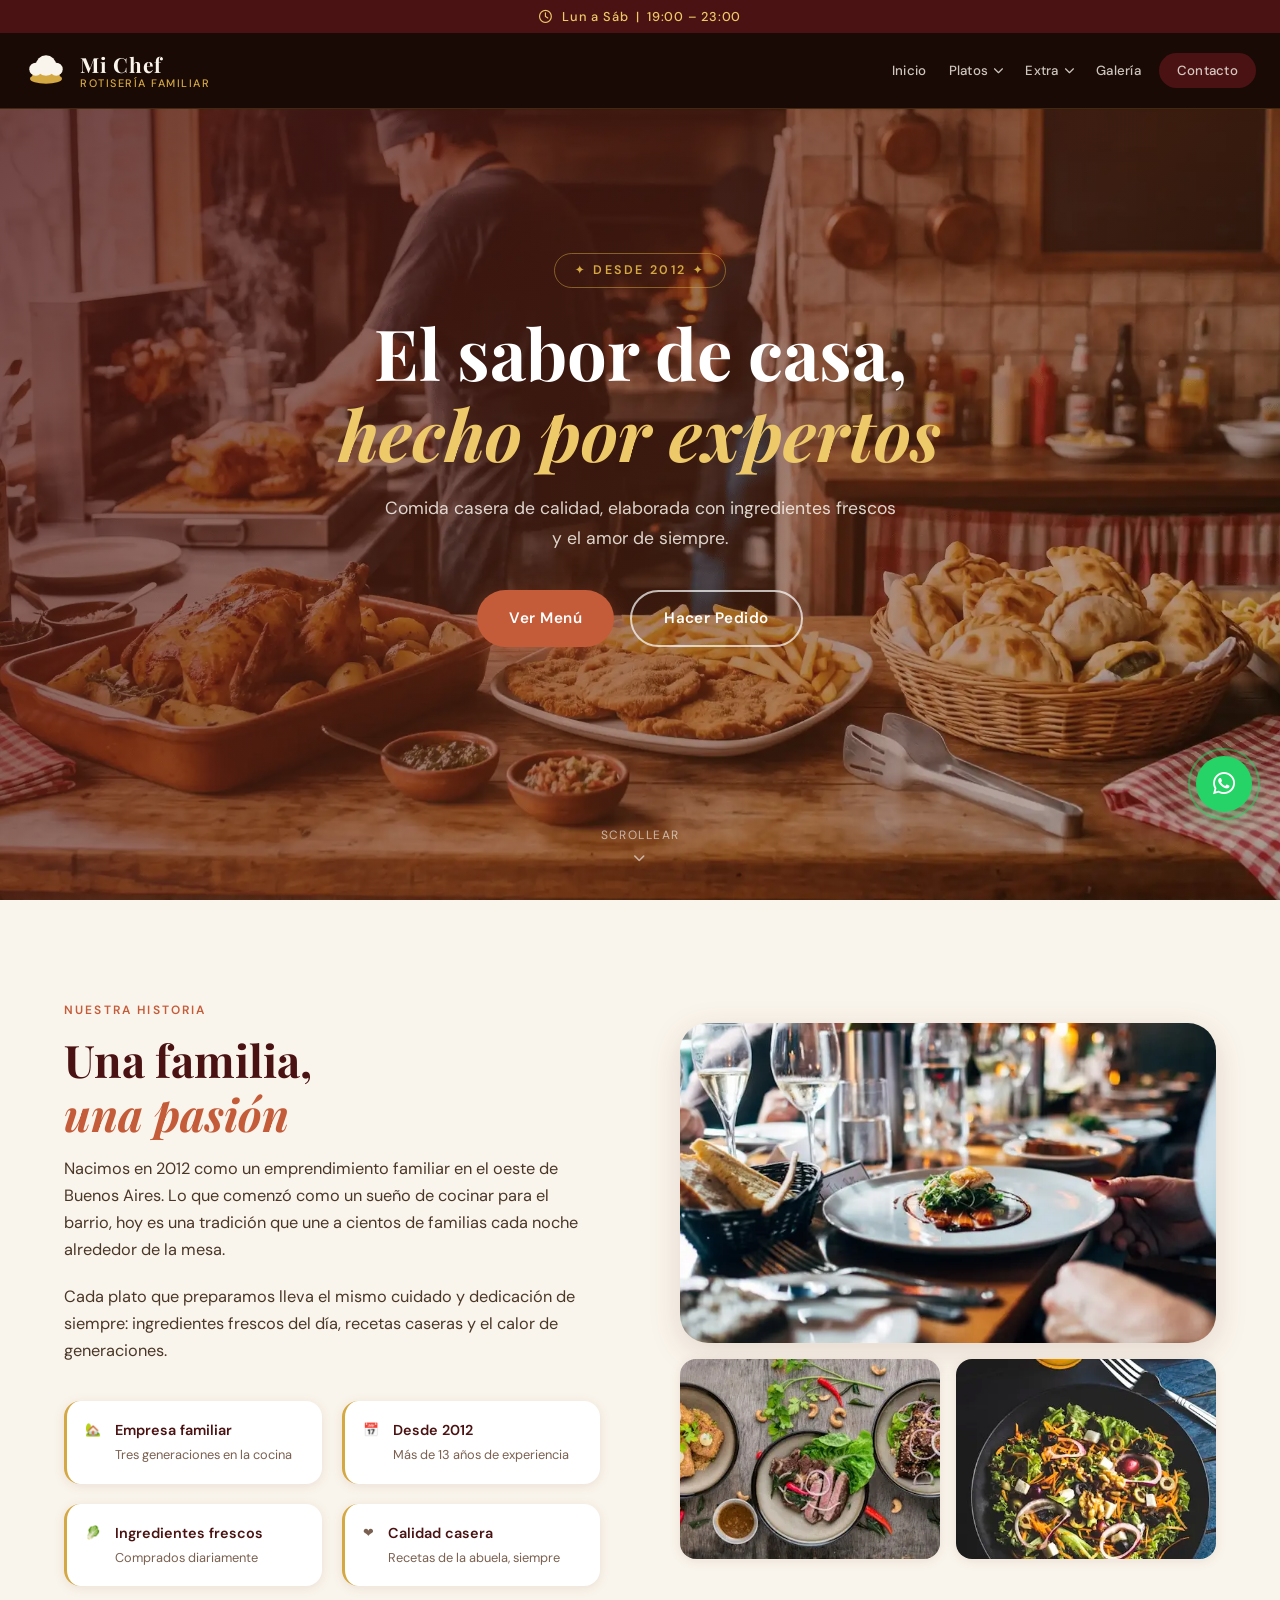
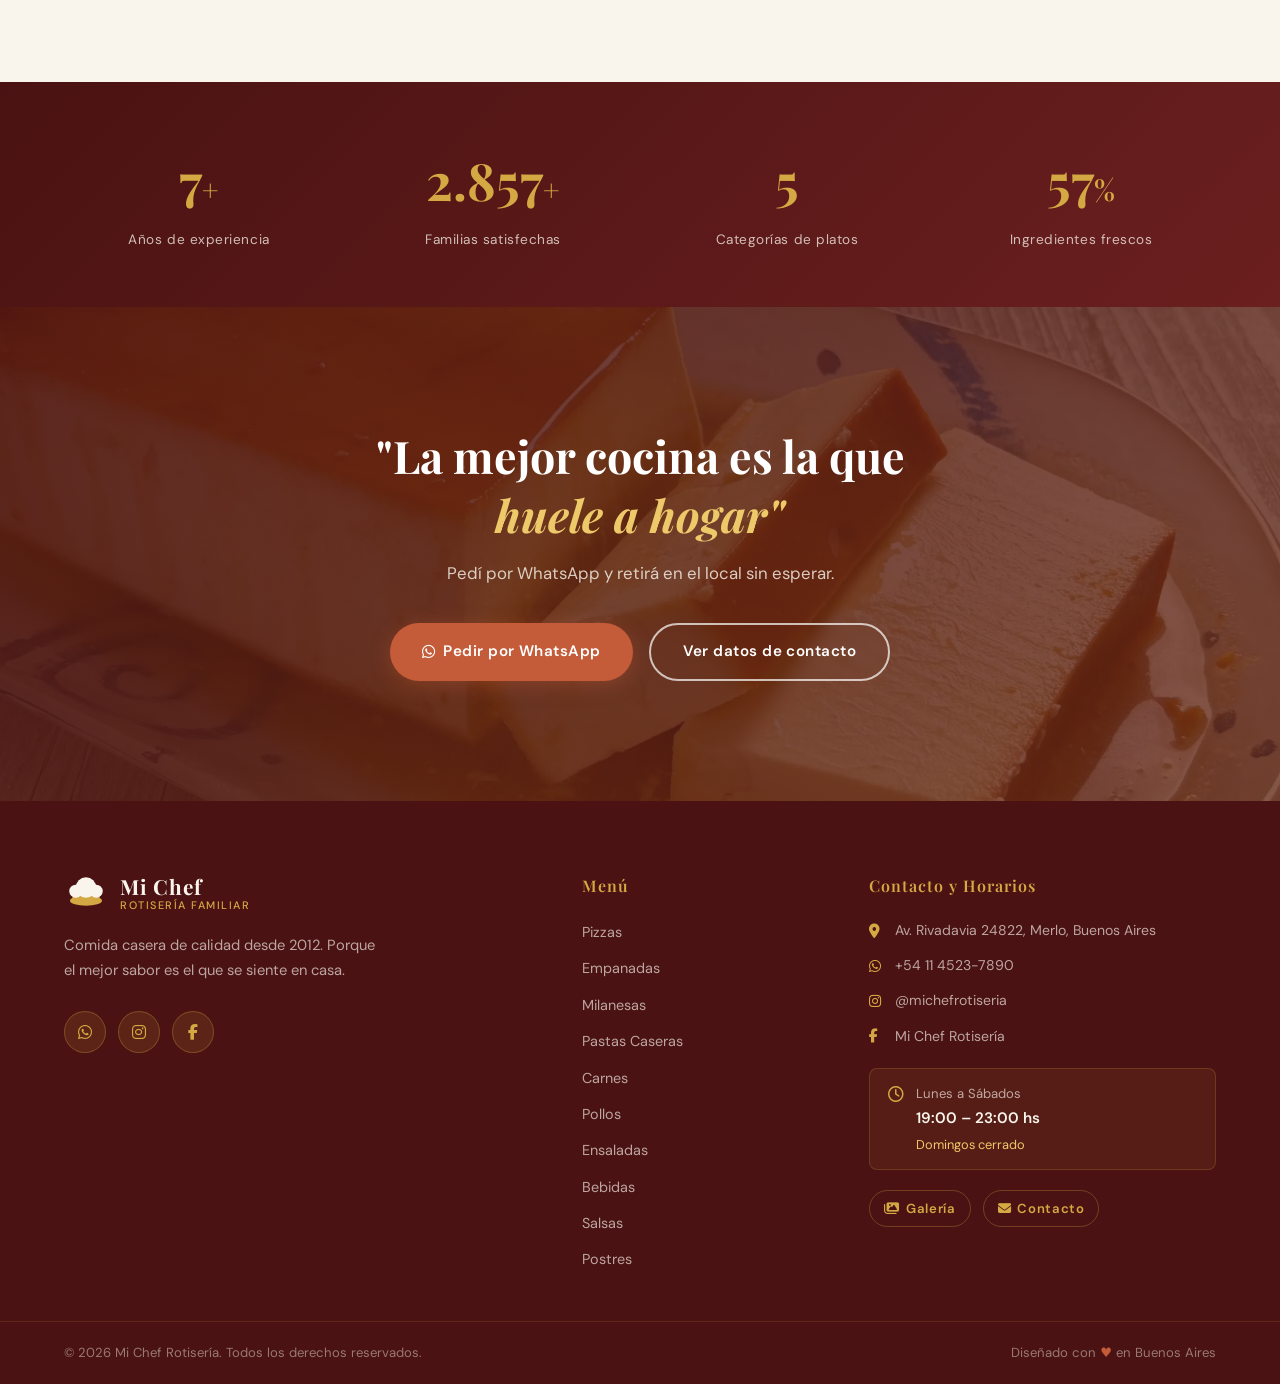
<file: index.html>
<!DOCTYPE html>
<html lang="es">
<head>
  <meta charset="UTF-8" />
  <meta name="viewport" content="width=device-width, initial-scale=1.0" />
  <meta name="description" content="Mi Chef - Rotisería familiar desde 2012. Pizzas, empanadas, milanesas, pastas caseras y más. Buenos Aires." />
  <title>Mi Chef | Rotisería Familiar</title>

  <!-- Google Fonts -->
  <link rel="preconnect" href="https://fonts.googleapis.com" />
  <link rel="preconnect" href="https://fonts.gstatic.com" crossorigin />
  <link href="https://fonts.googleapis.com/css2?family=Playfair+Display:ital,wght@0,400;0,600;0,700;1,400;1,600&family=DM+Sans:wght@300;400;500;600&display=swap" rel="stylesheet" />

  <!-- Font Awesome -->
  <link rel="stylesheet" href="https://cdnjs.cloudflare.com/ajax/libs/font-awesome/6.5.0/css/all.min.css" />

  <!-- CSS propio -->
  <link rel="stylesheet" href="css/style.css" />
</head>
<body>

  <!-- ===================== LOADER ===================== -->
  <div id="loader">
    <div class="loader-inner">
      <p>Mi Chef</p>
    </div>
  </div>

  <!-- ===================== HEADER ===================== -->
  <header id="header">
    <div class="header-top-bar">
      <span><i class="fa-regular fa-clock"></i> Lun a Sáb &nbsp;|&nbsp; 19:00 – 23:00</span>
    </div>

    <nav class="navbar" id="navbar">
      <a href="index.html" class="nav-logo" aria-label="Mi Chef - Inicio">
        <svg class="logo-icon" viewBox="0 0 60 55" fill="none" xmlns="http://www.w3.org/2000/svg" aria-hidden="true">
          <ellipse cx="30" cy="38" rx="22" ry="7" fill="var(--gold)"/>
          <rect x="11" y="31" width="38" height="10" rx="4" fill="var(--gold)"/>
          <circle cx="30" cy="20" r="14" fill="var(--cream)"/>
          <circle cx="16" cy="25" r="9" fill="var(--cream)"/>
          <circle cx="44" cy="25" r="9" fill="var(--cream)"/>
        </svg>
        <div class="logo-text">
          <span class="logo-name">Mi Chef</span>
          <span class="logo-sub">Rotisería Familiar</span>
        </div>
      </a>

      <button class="hamburger" id="hamburger" aria-label="Abrir menú" aria-expanded="false">
        <span></span><span></span><span></span>
      </button>

      <ul class="nav-links" id="nav-links">
        <li><a href="#inicio" class="nav-link active">Inicio</a></li>

        <li class="has-dropdown">
          <a href="platos.html" class="nav-link dropdown-toggle">
            Platos <i class="fa-solid fa-chevron-down dropdown-arrow"></i>
          </a>
          <ul class="dropdown" role="menu">
            <li role="menuitem"><a href="platos.html#pizzas" class="dropdown-link">Pizzas</a></li>
            <li role="menuitem"><a href="platos.html#empanadas" class="dropdown-link">Empanadas</a></li>
            <li role="menuitem"><a href="platos.html#milanesas" class="dropdown-link">Milanesas</a></li>
            <li role="menuitem"><a href="platos.html#pastas" class="dropdown-link">Pastas</a></li>
            <li role="menuitem"><a href="platos.html#carnes" class="dropdown-link">Carnes</a></li>
            <li role="menuitem"><a href="platos.html#pollos" class="dropdown-link">Pollos</a></li>
            <li role="menuitem"><a href="platos.html#ensaladas" class="dropdown-link">Ensaladas</a></li>
          </ul>
        </li>

        <li class="has-dropdown">
          <a href="extra.html" class="nav-link dropdown-toggle">
            Extra <i class="fa-solid fa-chevron-down dropdown-arrow"></i>
          </a>
          <ul class="dropdown" role="menu">
            <li role="menuitem"><a href="extra.html#bebidas" class="dropdown-link"><i class="fa-solid fa-bottle-water"></i> Bebidas</a></li>
            <li role="menuitem"><a href="extra.html#salsas"  class="dropdown-link"><i class="fa-solid fa-bowl-food"></i> Salsas</a></li>
            <li role="menuitem"><a href="extra.html#postres" class="dropdown-link"><i class="fa-solid fa-cake-candles"></i> Postres</a></li>
          </ul>
        </li>

        <li><a href="galeria.html"  class="nav-link">Galería</a></li>
        <li><a href="contacto.html" class="nav-link nav-cta">Contacto</a></li>
      </ul>
    </nav>
  </header>

  <main>

    <!-- ===================== HERO ===================== -->
    <section id="inicio" class="hero">
      <div class="hero-bg">
        <img
          src="img/banner_compressed.webp"
          alt="Mesa con comida casera abundante"
          class="hero-img"
          loading="eager"
        />
        <div class="hero-overlay"></div>
      </div>

      <div class="hero-content">
        <span class="hero-badge">✦ Desde 2012 ✦</span>
        <h1 class="hero-title">
          El sabor de casa,<br />
          <em>hecho por expertos</em>
        </h1>
        <p class="hero-sub">Comida casera de calidad, elaborada con ingredientes frescos y el amor de siempre.</p>
        <div class="hero-actions">
          <a href="platos.html"         class="btn btn-primary">Ver Menú</a>
          <a href="contacto.html"   class="btn btn-outline">Hacer Pedido</a>
        </div>
      </div>

      <div class="scroll-cue">
        <span>Scrollear</span>
        <i class="fa-solid fa-chevron-down"></i>
      </div>
    </section>

    <!-- ===================== NOSOTROS ===================== -->
    <section id="nosotros" class="about section-pad">
      <div class="container">
        <div class="about-grid">

          <div class="about-text reveal">
            <span class="section-label">Nuestra Historia</span>
            <h2 class="section-title">Una familia,<br/><em>una pasión</em></h2>
            <p>
              Nacimos en 2012 como un emprendimiento familiar en el oeste de Buenos Aires.
              Lo que comenzó como un sueño de cocinar para el barrio, hoy es una tradición que
              une a cientos de familias cada noche alrededor de la mesa.
            </p>
            <p>
              Cada plato que preparamos lleva el mismo cuidado y dedicación de siempre:
              ingredientes frescos del día, recetas caseras y el calor de generaciones.
            </p>

            <div class="about-pillars">
              <div class="pillar">
                <span class="pillar-icon">🏡</span>
                <div>
                  <strong>Empresa familiar</strong>
                  <span>Tres generaciones en la cocina</span>
                </div>
              </div>
              <div class="pillar">
                <span class="pillar-icon">📅</span>
                <div>
                  <strong>Desde 2012</strong>
                  <span>Más de 13 años de experiencia</span>
                </div>
              </div>
              <div class="pillar">
                <span class="pillar-icon">🥬</span>
                <div>
                  <strong>Ingredientes frescos</strong>
                  <span>Comprados diariamente</span>
                </div>
              </div>
              <div class="pillar">
                <span class="pillar-icon">❤️</span>
                <div>
                  <strong>Calidad casera</strong>
                  <span>Recetas de la abuela, siempre</span>
                </div>
              </div>
            </div>
          </div>

          <div class="about-gallery reveal">
            <div class="gallery-main">
              <img src="img/photo-1414235077428-338989a2e8c0.webp" alt="Cocina del local" loading="lazy" />
            </div>
            <div class="gallery-sub">
              <img src="img/photo-1504674900247-0877df9cc836.webp" alt="Plato típico" loading="lazy" />
              <img src="img/photo-1540189549336-e6e99c3679fe.webp" alt="Ingredientes frescos" loading="lazy" />
            </div>
          </div>

        </div>
      </div>
    </section>

    <!-- ===================== STATS BANNER ===================== -->
    <div class="stats-banner">
      <div class="container">
        <div class="stats-grid">
          <div class="stat-item reveal">
            <span class="stat-num" data-target="13">0</span><span class="stat-suf">+</span>
            <span class="stat-label">Años de experiencia</span>
          </div>
          <div class="stat-item reveal">
            <span class="stat-num" data-target="5000">0</span><span class="stat-suf">+</span>
            <span class="stat-label">Familias satisfechas</span>
          </div>
          <div class="stat-item reveal">
            <span class="stat-num" data-target="10">0</span><span class="stat-suf"></span>
            <span class="stat-label">Categorías de platos</span>
          </div>
          <div class="stat-item reveal">
            <span class="stat-num" data-target="100">0</span><span class="stat-suf">%</span>
            <span class="stat-label">Ingredientes frescos</span>
          </div>
        </div>
      </div>
    </div>

    <!-- ===================== BANNER CTA ===================== -->
    <div class="cta-banner">
      <div class="cta-bg">
        <img src="img/banner-extra_compressed.webp" alt="" aria-hidden="true" />
        <div class="cta-overlay"></div>
      </div>
      <div class="container cta-content reveal">
        <h2>"La mejor cocina es la que<br/><em>huele a hogar"</em></h2>
        <p>Pedí por WhatsApp y retirá en el local sin esperar.</p>
        <div style="display:flex;gap:16px;justify-content:center;flex-wrap:wrap;">
          <a href="https://wa.me/5491145237890?text=Hola!%20Quiero%20hacer%20un%20pedido." class="btn btn-primary" target="_blank" rel="noopener">
            <i class="fa-brands fa-whatsapp"></i> Pedir por WhatsApp
          </a>
          <a href="contacto.html" class="btn btn-outline">Ver datos de contacto</a>
        </div>
      </div>
    </div>

  </main>

  <!-- ===================== FOOTER ===================== -->
  <footer class="footer">
    <div class="footer-top">
      <div class="container footer-grid">

        <div class="footer-brand">
          <a href="index.html" class="nav-logo" aria-label="Mi Chef - Inicio">
            <svg class="logo-icon" viewBox="0 0 60 55" fill="none" xmlns="http://www.w3.org/2000/svg" aria-hidden="true">
              <ellipse cx="30" cy="38" rx="22" ry="7" fill="var(--gold)"/>
              <rect x="11" y="31" width="38" height="10" rx="4" fill="var(--gold)"/>
              <circle cx="30" cy="20" r="14" fill="var(--cream)"/>
              <circle cx="16" cy="25" r="9" fill="var(--cream)"/>
              <circle cx="44" cy="25" r="9" fill="var(--cream)"/>
            </svg>
            <div class="logo-text">
              <span class="logo-name" style="color:var(--cream)">Mi Chef</span>
              <span class="logo-sub" style="color:var(--gold)">Rotisería Familiar</span>
            </div>
          </a>
          <p>Comida casera de calidad desde 2012. Porque el mejor sabor es el que se siente en casa.</p>
          <div class="social-links">
            <a href="https://wa.me/5491145237890" target="_blank" rel="noopener" aria-label="WhatsApp"><i class="fa-brands fa-whatsapp"></i></a>
            <a href="https://instagram.com/michefrotiseria" target="_blank" rel="noopener" aria-label="Instagram"><i class="fa-brands fa-instagram"></i></a>
            <a href="https://facebook.com/michefrotiseria" target="_blank" rel="noopener" aria-label="Facebook"><i class="fa-brands fa-facebook-f"></i></a>
          </div>
        </div>

        <div class="footer-links">
          <h4>Menú</h4>
          <ul>
            <li><a href="#pizzas">Pizzas</a></li>
            <li><a href="#empanadas">Empanadas</a></li>
            <li><a href="#milanesas">Milanesas</a></li>
            <li><a href="#pastas">Pastas Caseras</a></li>
            <li><a href="#carnes">Carnes</a></li>
            <li><a href="#pollos">Pollos</a></li>
            <li><a href="#ensaladas">Ensaladas</a></li>
            <li><a href="#bebidas">Bebidas</a></li>
            <li><a href="#salsas">Salsas</a></li>
            <li><a href="#postres">Postres</a></li>
          </ul>
        </div>

        <div class="footer-contact">
          <h4>Contacto y Horarios</h4>
          <p><i class="fa-solid fa-location-dot"></i> Av. Rivadavia 24822, Merlo, Buenos Aires</p>
          <p><i class="fa-brands fa-whatsapp"></i> <a href="https://wa.me/5491145237890">+54 11 4523-7890</a></p>
          <p><i class="fa-brands fa-instagram"></i> <a href="https://instagram.com/michefrotiseria">@michefrotiseria</a></p>
          <p><i class="fa-brands fa-facebook-f"></i> <a href="https://facebook.com/michefrotiseria">Mi Chef Rotisería</a></p>
          <div class="footer-hours">
            <i class="fa-regular fa-clock"></i>
            <div>
              <span>Lunes a Sábados</span>
              <strong>19:00 – 23:00 hs</strong>
              <span style="color:var(--gold-light);font-size:.8rem;">Domingos cerrado</span>
            </div>
          </div>
          <div style="margin-top:20px;display:flex;gap:12px;flex-wrap:wrap;">
            <a href="galeria.html"  class="footer-page-link"><i class="fa-solid fa-images"></i> Galería</a>
            <a href="contacto.html" class="footer-page-link"><i class="fa-solid fa-envelope"></i> Contacto</a>
          </div>
        </div>

      </div>
    </div>

    <div class="footer-bottom">
      <div class="container">
        <p>© 2026 Mi Chef Rotisería. Todos los derechos reservados.</p>
        <p>Diseñado con <span style="color:var(--terracota)">♥</span> en Buenos Aires</p>
      </div>
    </div>
  </footer>

  <!-- WhatsApp Flotante -->
  <a href="https://wa.me/5491145237890?text=Hola!%20Quiero%20hacer%20un%20pedido." class="wa-float" target="_blank" rel="noopener" aria-label="Contactar por WhatsApp">
    <i class="fa-brands fa-whatsapp"></i>
  </a>

  <!-- Volver arriba -->
  <button class="back-to-top" id="backToTop" aria-label="Volver arriba">
    <i class="fa-solid fa-chevron-up"></i>
  </button>

  <script src="js/script.js"></script>
</body>
</html>
</file>
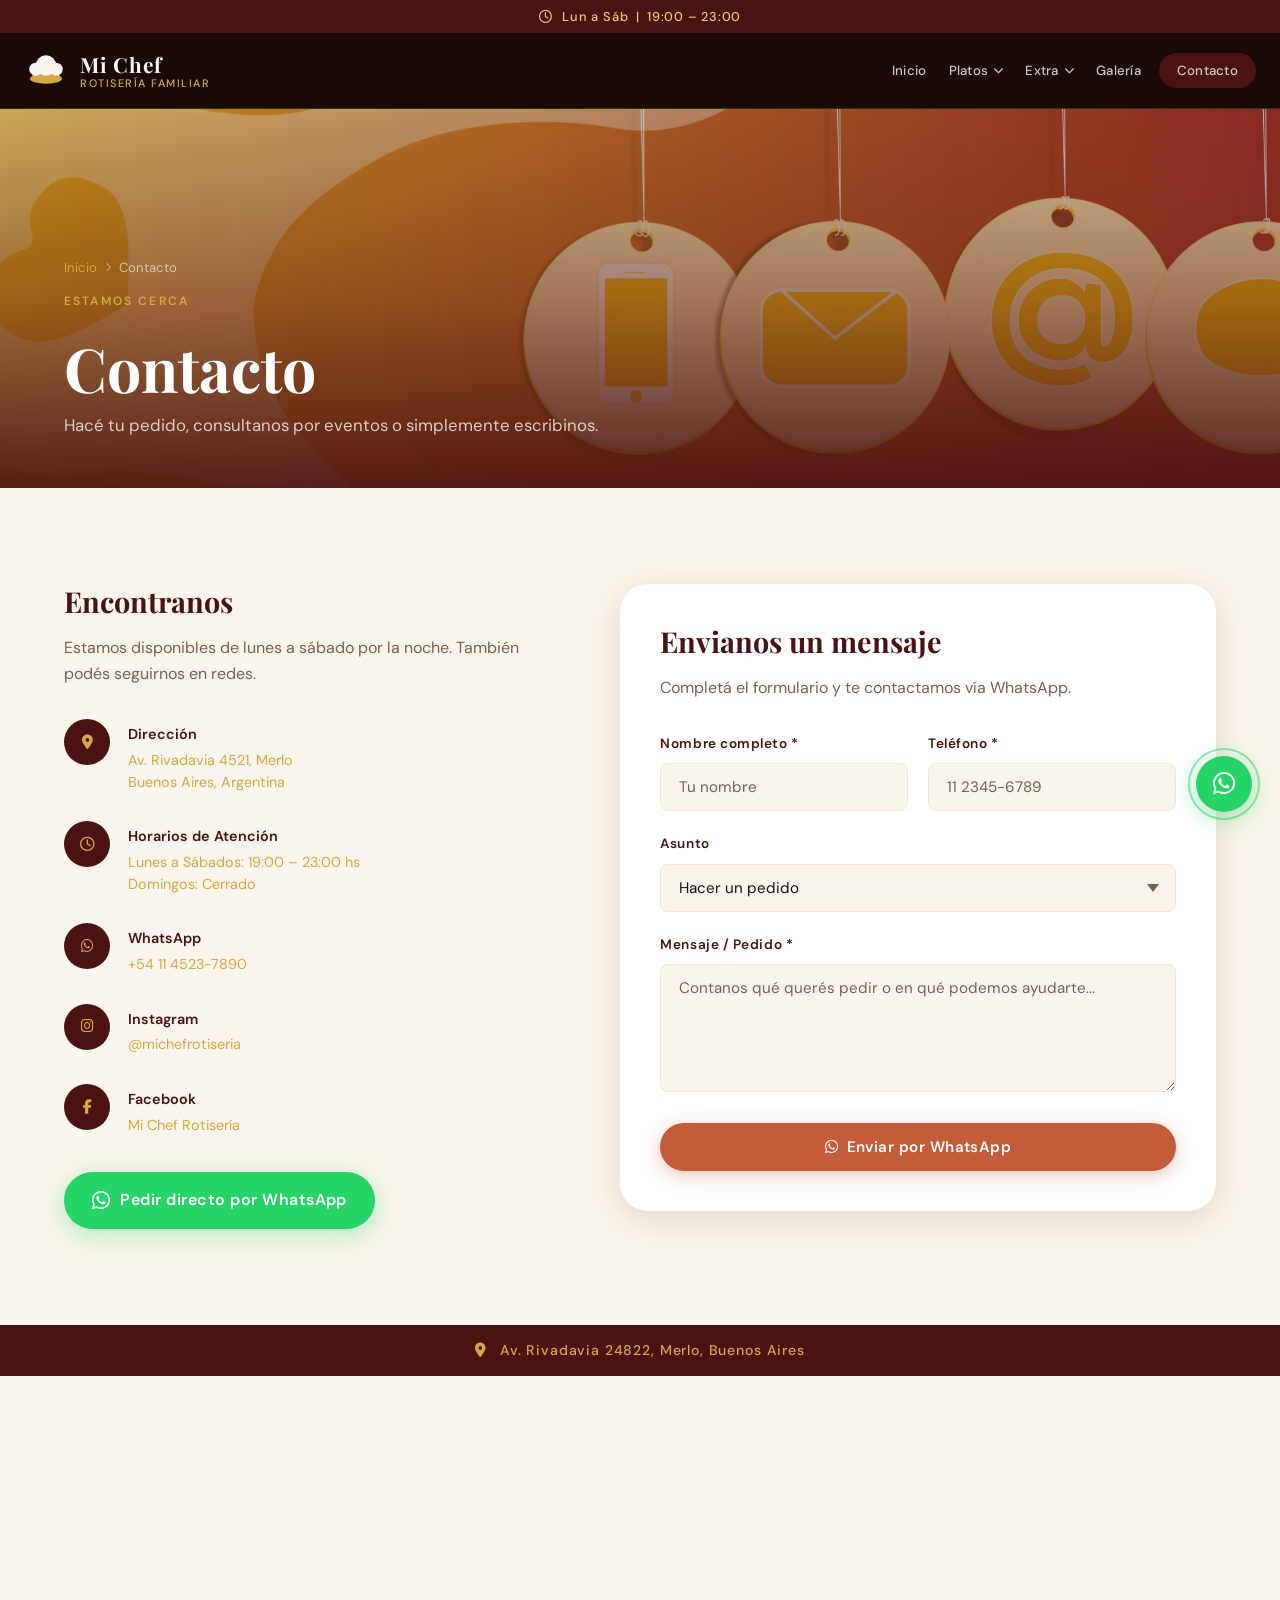
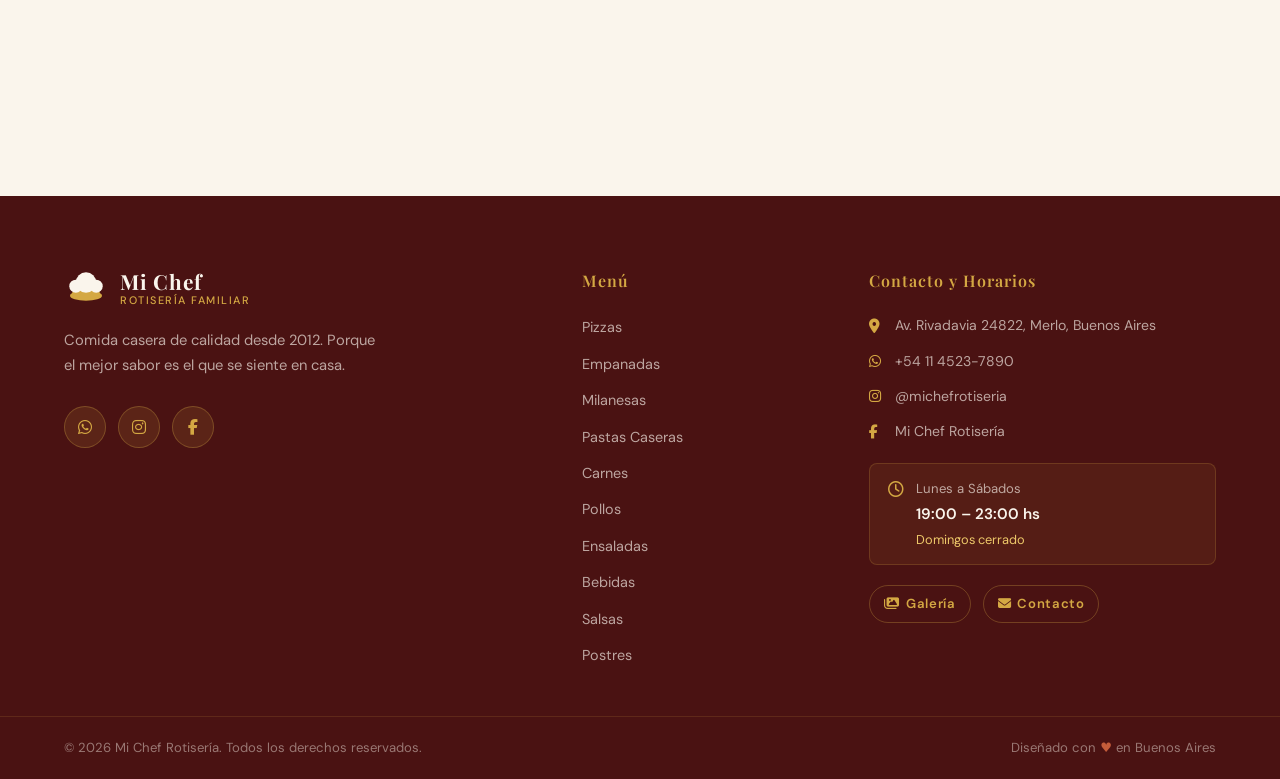
<file: contacto.html>
<!DOCTYPE html>
<html lang="es">
<head>
  <meta charset="UTF-8" />
  <meta name="viewport" content="width=device-width, initial-scale=1.0" />
  <meta name="description" content="Mi Chef - Contactanos por WhatsApp, visitanos en Av. Rivadavia 4521, Merlo. Horarios: Lun–Sáb 19–23 hs." />
  <title>Contacto | Mi Chef Rotisería</title>

  <link rel="preconnect" href="https://fonts.googleapis.com" />
  <link rel="preconnect" href="https://fonts.gstatic.com" crossorigin />
  <link href="https://fonts.googleapis.com/css2?family=Playfair+Display:ital,wght@0,400;0,600;0,700;1,400;1,600&family=DM+Sans:wght@300;400;500;600&display=swap" rel="stylesheet" />
  <link rel="stylesheet" href="https://cdnjs.cloudflare.com/ajax/libs/font-awesome/6.5.0/css/all.min.css" />
  <link rel="stylesheet" href="css/style.css" />
</head>
<body class="page-contacto">

  <!-- ===================== HEADER ===================== -->
  <header id="header">
    <div class="header-top-bar">
      <span><i class="fa-regular fa-clock"></i> Lun a Sáb &nbsp;|&nbsp; 19:00 – 23:00</span>
    </div>

    <nav class="navbar" id="navbar">
      <a href="index.html" class="nav-logo" aria-label="Mi Chef - Inicio">
        <svg class="logo-icon" viewBox="0 0 60 55" fill="none" xmlns="http://www.w3.org/2000/svg" aria-hidden="true">
          <ellipse cx="30" cy="38" rx="22" ry="7" fill="var(--gold)"/>
          <rect x="11" y="31" width="38" height="10" rx="4" fill="var(--gold)"/>
          <circle cx="30" cy="20" r="14" fill="var(--cream)"/>
          <circle cx="16" cy="25" r="9" fill="var(--cream)"/>
          <circle cx="44" cy="25" r="9" fill="var(--cream)"/>
        </svg>
        <div class="logo-text">
          <span class="logo-name">Mi Chef</span>
          <span class="logo-sub">Rotisería Familiar</span>
        </div>
      </a>

      <button class="hamburger" id="hamburger" aria-label="Abrir menú" aria-expanded="false">
        <span></span><span></span><span></span>
      </button>

      <ul class="nav-links" id="nav-links">
        <li><a href="index.html" class="nav-link">Inicio</a></li>

        <!-- Desplegable Platos -->
        <li class="has-dropdown">
          <a href="platos.html" class="nav-link dropdown-toggle">
            Platos <i class="fa-solid fa-chevron-down dropdown-arrow"></i>
          </a>
          <ul class="dropdown" role="menu">
            <li role="menuitem"><a href="platos.html#pizzas" class="dropdown-link">Pizzas</a></li>
            <li role="menuitem"><a href="platos.html#empanadas" class="dropdown-link">Empanadas</a></li>
            <li role="menuitem"><a href="platos.html#milanesas" class="dropdown-link">Milanesas</a></li>
            <li role="menuitem"><a href="platos.html#pastas" class="dropdown-link">Pastas</a></li>
            <li role="menuitem"><a href="platos.html#carnes" class="dropdown-link">Carnes</a></li>
            <li role="menuitem"><a href="platos.html#pollos" class="dropdown-link">Pollos</a></li>
            <li role="menuitem"><a href="platos.html#ensaladas" class="dropdown-link">Ensaladas</a></li>
          </ul>
        </li>

        <!-- Desplegable Extra -->
        <li class="has-dropdown">
          <a href="extra.html" class="nav-link dropdown-toggle">
            Extra <i class="fa-solid fa-chevron-down dropdown-arrow"></i>
          </a>
          <ul class="dropdown" role="menu">
            <li role="menuitem"><a href="extra.html#bebidas" class="dropdown-link"><i class="fa-solid fa-bottle-water"></i> Bebidas</a></li>
            <li role="menuitem"><a href="extra.html#salsas"  class="dropdown-link"><i class="fa-solid fa-bowl-food"></i> Salsas</a></li>
            <li role="menuitem"><a href="extra.html#postres" class="dropdown-link"><i class="fa-solid fa-cake-candles"></i> Postres</a></li>
          </ul>
        </li>

        <li><a href="galeria.html"   class="nav-link">Galería</a></li>
        <li><a href="contacto.html"  class="nav-link nav-cta active">Contacto</a></li>
      </ul>
    </nav>
  </header>

  <main>

    <!-- ===================== PAGE HERO ===================== -->
    <div class="page-hero">
      <div class="page-hero-bg">
        <img src="img/banner-contacto.webp" alt="" aria-hidden="true" />
        <div class="page-hero-overlay"></div>
      </div>
      <div class="container page-hero-content">
        <nav class="breadcrumb" aria-label="Breadcrumb">
          <a href="index.html">Inicio</a>
          <i class="fa-solid fa-chevron-right"></i>
          <span>Contacto</span>
        </nav>
        <span class="section-label" style="color:var(--gold)">Estamos cerca</span>
        <h1 class="page-hero-title">Contacto</h1>
        <p>Hacé tu pedido, consultanos por eventos o simplemente escribinos.</p>
      </div>
    </div>

    <!-- ===================== CONTACTO PRINCIPAL ===================== -->
    <section class="contact section-pad">
      <div class="container">
        <div class="contact-grid">

          <!-- Info -->
          <div class="contact-info reveal">

            <div class="contact-info-title">
              <h2 class="section-title" style="font-size:1.8rem">Encontranos</h2>
              <p style="color:var(--text-light);margin-top:8px;">Estamos disponibles de lunes a sábado por la noche. También podés seguirnos en redes.</p>
            </div>

            <div class="info-block">
              <span class="info-icon"><i class="fa-solid fa-location-dot"></i></span>
              <div>
                <strong>Dirección</strong>
                <span>Av. Rivadavia 4521, Merlo<br/>Buenos Aires, Argentina</span>
              </div>
            </div>

            <div class="info-block">
              <span class="info-icon"><i class="fa-regular fa-clock"></i></span>
              <div>
                <strong>Horarios de Atención</strong>
                <span>Lunes a Sábados: 19:00 – 23:00 hs<br/>Domingos: Cerrado</span>
              </div>
            </div>

            <div class="info-block">
              <span class="info-icon"><i class="fa-brands fa-whatsapp"></i></span>
              <div>
                <strong>WhatsApp</strong>
                <a href="https://wa.me/5491145237890" target="_blank" rel="noopener">+54 11 4523-7890</a>
              </div>
            </div>

            <div class="info-block">
              <span class="info-icon"><i class="fa-brands fa-instagram"></i></span>
              <div>
                <strong>Instagram</strong>
                <a href="https://instagram.com/michefrotiseria" target="_blank" rel="noopener">@michefrotiseria</a>
              </div>
            </div>

            <div class="info-block">
              <span class="info-icon"><i class="fa-brands fa-facebook-f"></i></span>
              <div>
                <strong>Facebook</strong>
                <a href="https://facebook.com/michefrotiseria" target="_blank" rel="noopener">Mi Chef Rotisería</a>
              </div>
            </div>

            <!-- CTA directo WhatsApp -->
            <a href="https://wa.me/5491145237890?text=Hola!%20Quiero%20hacer%20un%20pedido." class="btn btn-wa-large" target="_blank" rel="noopener">
              <i class="fa-brands fa-whatsapp"></i> Pedir directo por WhatsApp
            </a>

          </div>

          <!-- Formulario -->
          <div class="contact-form-wrap reveal">
            <div class="form-header">
              <h2 class="section-title" style="font-size:1.8rem">Envianos un mensaje</h2>
              <p style="color:var(--text-light);margin-top:8px;">Completá el formulario y te contactamos vía WhatsApp.</p>
            </div>
            <form class="contact-form" id="contactForm" novalidate>

              <div class="form-row">
                <div class="form-group">
                  <label for="nombre">Nombre completo *</label>
                  <input type="text" id="nombre" name="nombre" placeholder="Tu nombre" required />
                </div>
                <div class="form-group">
                  <label for="telefono">Teléfono *</label>
                  <input type="tel" id="telefono" name="telefono" placeholder="11 2345-6789" required />
                </div>
              </div>

              <div class="form-group">
                <label for="asunto">Asunto</label>
                <select id="asunto" name="asunto">
                  <option value="pedido">Hacer un pedido</option>
                  <option value="consulta">Consulta general</option>
                  <option value="evento">Eventos / catering</option>
                  <option value="otro">Otro</option>
                </select>
              </div>

              <div class="form-group">
                <label for="mensaje">Mensaje / Pedido *</label>
                <textarea id="mensaje" name="mensaje" rows="5" placeholder="Contanos qué querés pedir o en qué podemos ayudarte..." required></textarea>
              </div>

              <button type="submit" class="btn btn-primary btn-full">
                <i class="fa-brands fa-whatsapp"></i> Enviar por WhatsApp
              </button>

            </form>
          </div>

        </div>
      </div>
    </section>

    <!-- ===================== MAPA ===================== -->
    <div class="map-section">
      <div class="map-overlay-text reveal">
        <div class="container">
          <p><i class="fa-solid fa-location-dot"></i> Av. Rivadavia 24822, Merlo, Buenos Aires</p>
        </div>
      </div>
      <iframe
        src="https://www.google.com/maps/embed?pb=!1m18!1m12!1m3!1d3281.516202171006!2d-58.71788982350101!3d-34.66691916083998!2m3!1f0!2f0!3f0!3m2!1i1024!2i768!4f13.1!3m3!1m2!1s0x95bcbff33e912527%3A0x335964afcebcb612!2sAv.%20Rivadavia%2024822%2C%20B1722%20Merlo%2C%20Provincia%20de%20Buenos%20Aires!5e0!3m2!1ses-419!2sar!4v1780344245920!5m2!1ses-419!2sar"
        width="100%"
        height="420"
        style="border:0;display:block;"
        allowfullscreen=""
        loading="lazy"
        referrerpolicy="no-referrer-when-downgrade"
        title="Ubicación de Mi Chef Rotisería en Merlo, Buenos Aires"
        aria-label="Mapa de ubicación"
      ></iframe>
    </div>

  </main>

  <!-- ===================== FOOTER ===================== -->
  <footer class="footer">
    <div class="footer-top">
      <div class="container footer-grid">

        <div class="footer-brand">
          <a href="index.html" class="nav-logo" aria-label="Mi Chef - Inicio">
            <svg class="logo-icon" viewBox="0 0 60 55" fill="none" xmlns="http://www.w3.org/2000/svg" aria-hidden="true">
              <ellipse cx="30" cy="38" rx="22" ry="7" fill="var(--gold)"/>
              <rect x="11" y="31" width="38" height="10" rx="4" fill="var(--gold)"/>
              <circle cx="30" cy="20" r="14" fill="var(--cream)"/>
              <circle cx="16" cy="25" r="9" fill="var(--cream)"/>
              <circle cx="44" cy="25" r="9" fill="var(--cream)"/>
            </svg>
            <div class="logo-text">
              <span class="logo-name" style="color:var(--cream)">Mi Chef</span>
              <span class="logo-sub" style="color:var(--gold)">Rotisería Familiar</span>
            </div>
          </a>
          <p>Comida casera de calidad desde 2012. Porque el mejor sabor es el que se siente en casa.</p>
          <div class="social-links">
            <a href="https://wa.me/5491145237890" target="_blank" rel="noopener" aria-label="WhatsApp"><i class="fa-brands fa-whatsapp"></i></a>
            <a href="https://instagram.com/michefrotiseria" target="_blank" rel="noopener" aria-label="Instagram"><i class="fa-brands fa-instagram"></i></a>
            <a href="https://facebook.com/michefrotiseria" target="_blank" rel="noopener" aria-label="Facebook"><i class="fa-brands fa-facebook-f"></i></a>
          </div>
        </div>

        <div class="footer-links">
          <h4>Menú</h4>
          <ul>
            <li><a href="platos.html#pizzas">Pizzas</a></li>
            <li><a href="platos.html#empanadas">Empanadas</a></li>
            <li><a href="platos.html#milanesas">Milanesas</a></li>
            <li><a href="platos.html#pastas">Pastas Caseras</a></li>
            <li><a href="platos.html#carnes">Carnes</a></li>
            <li><a href="platos.html#pollos">Pollos</a></li>
            <li><a href="platos.html#ensaladas">Ensaladas</a></li>
            <li><a href="extra.html#bebidas">Bebidas</a></li>
            <li><a href="extra.html#salsas">Salsas</a></li>
            <li><a href="extra.html#postres">Postres</a></li>
          </ul>
        </div>

        <div class="footer-contact">
          <h4>Contacto y Horarios</h4>
          <p><i class="fa-solid fa-location-dot"></i> Av. Rivadavia 24822, Merlo, Buenos Aires</p>
          <p><i class="fa-brands fa-whatsapp"></i> <a href="https://wa.me/5491145237890">+54 11 4523-7890</a></p>
          <p><i class="fa-brands fa-instagram"></i> <a href="https://instagram.com/michefrotiseria">@michefrotiseria</a></p>
          <p><i class="fa-brands fa-facebook-f"></i> <a href="https://facebook.com/michefrotiseria">Mi Chef Rotisería</a></p>
          <div class="footer-hours">
            <i class="fa-regular fa-clock"></i>
            <div>
              <span>Lunes a Sábados</span>
              <strong>19:00 – 23:00 hs</strong>
              <span style="color:var(--gold-light);font-size:.8rem;">Domingos cerrado</span>
            </div>
          </div>
          <div style="margin-top:20px;display:flex;gap:12px;flex-wrap:wrap;">
            <a href="galeria.html"  class="footer-page-link"><i class="fa-solid fa-images"></i> Galería</a>
            <a href="contacto.html" class="footer-page-link"><i class="fa-solid fa-envelope"></i> Contacto</a>
          </div>
        </div>

      </div>
    </div>
    <div class="footer-bottom">
      <div class="container">
        <p>© 2026 Mi Chef Rotisería. Todos los derechos reservados.</p>
        <p>Diseñado con <span style="color:var(--terracota)">♥</span> en Buenos Aires</p>
      </div>
    </div>
  </footer>

  <a href="https://wa.me/5491145237890?text=Hola!%20Quiero%20hacer%20un%20pedido." class="wa-float" target="_blank" rel="noopener" aria-label="Contactar por WhatsApp">
    <i class="fa-brands fa-whatsapp"></i>
  </a>
  <button class="back-to-top" id="backToTop" aria-label="Volver arriba">
    <i class="fa-solid fa-chevron-up"></i>
  </button>

  <script src="js/script.js"></script>
</body>
</html>
</file>
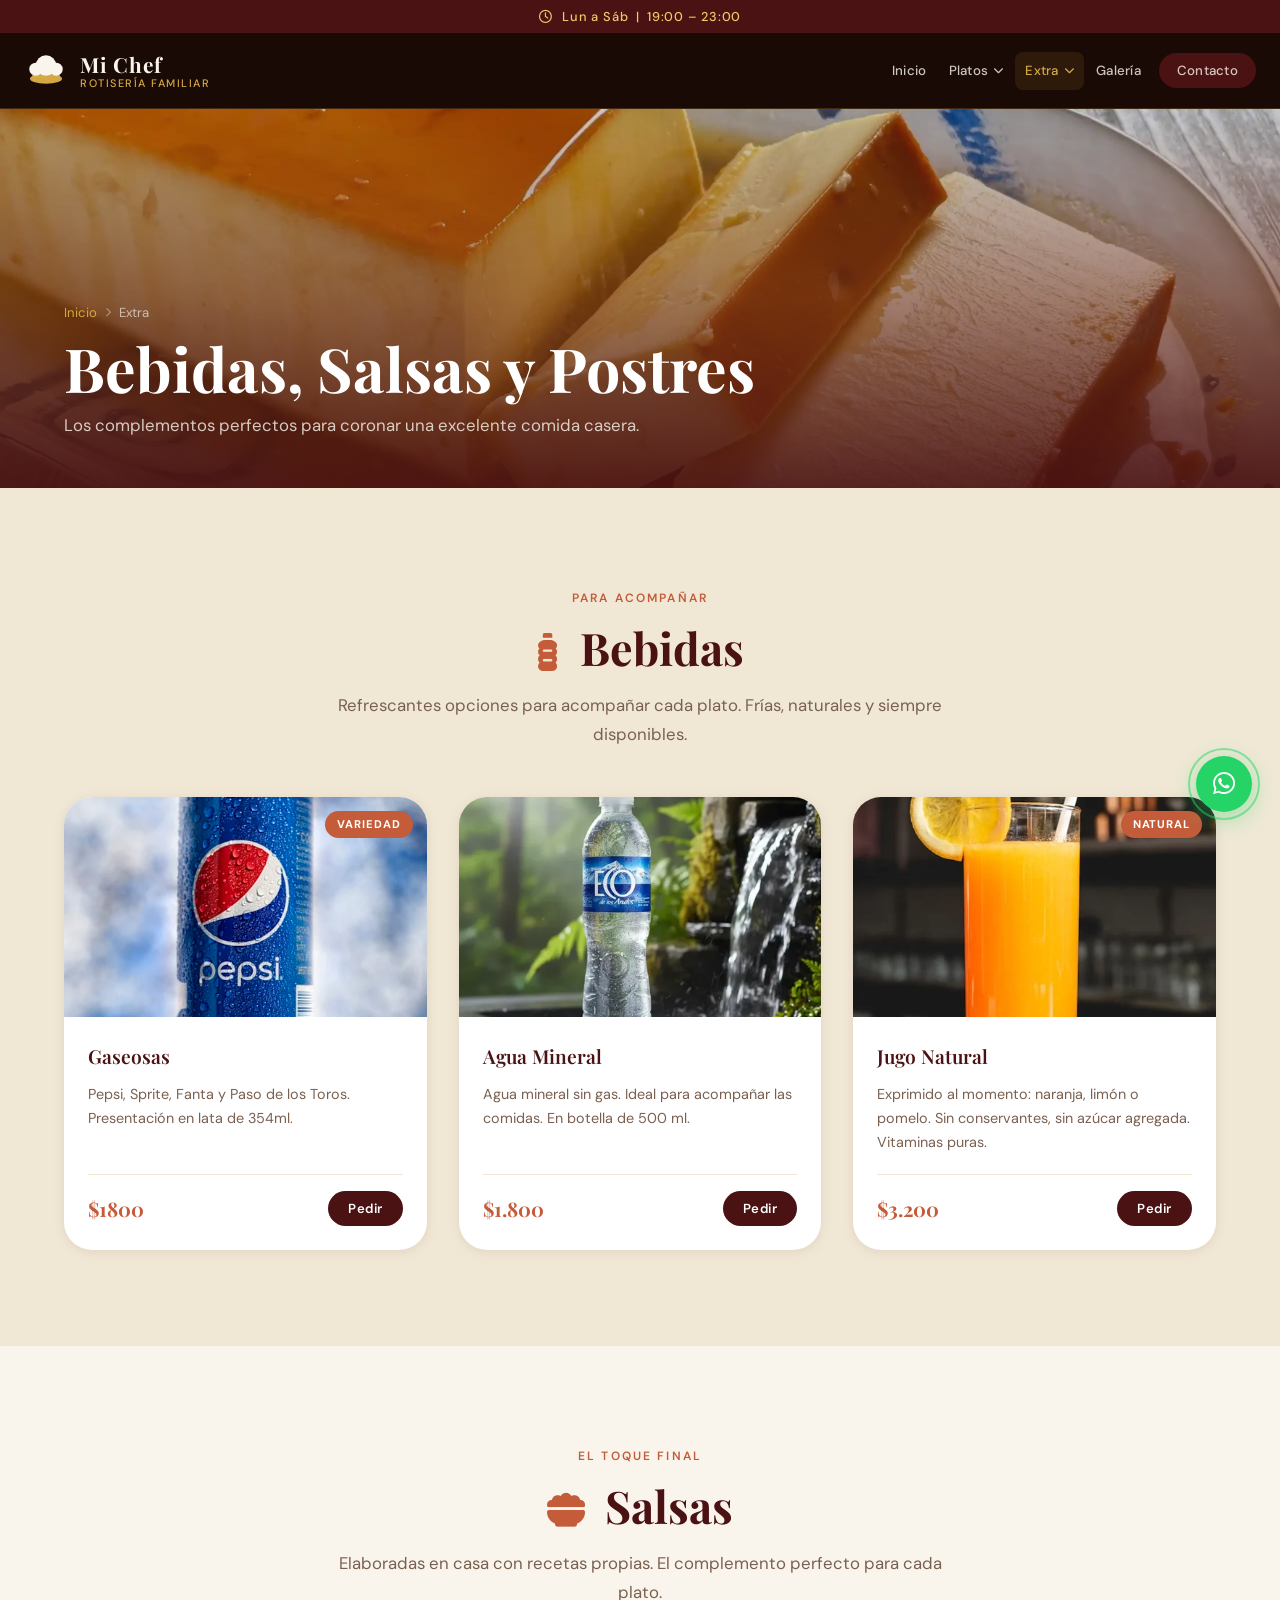
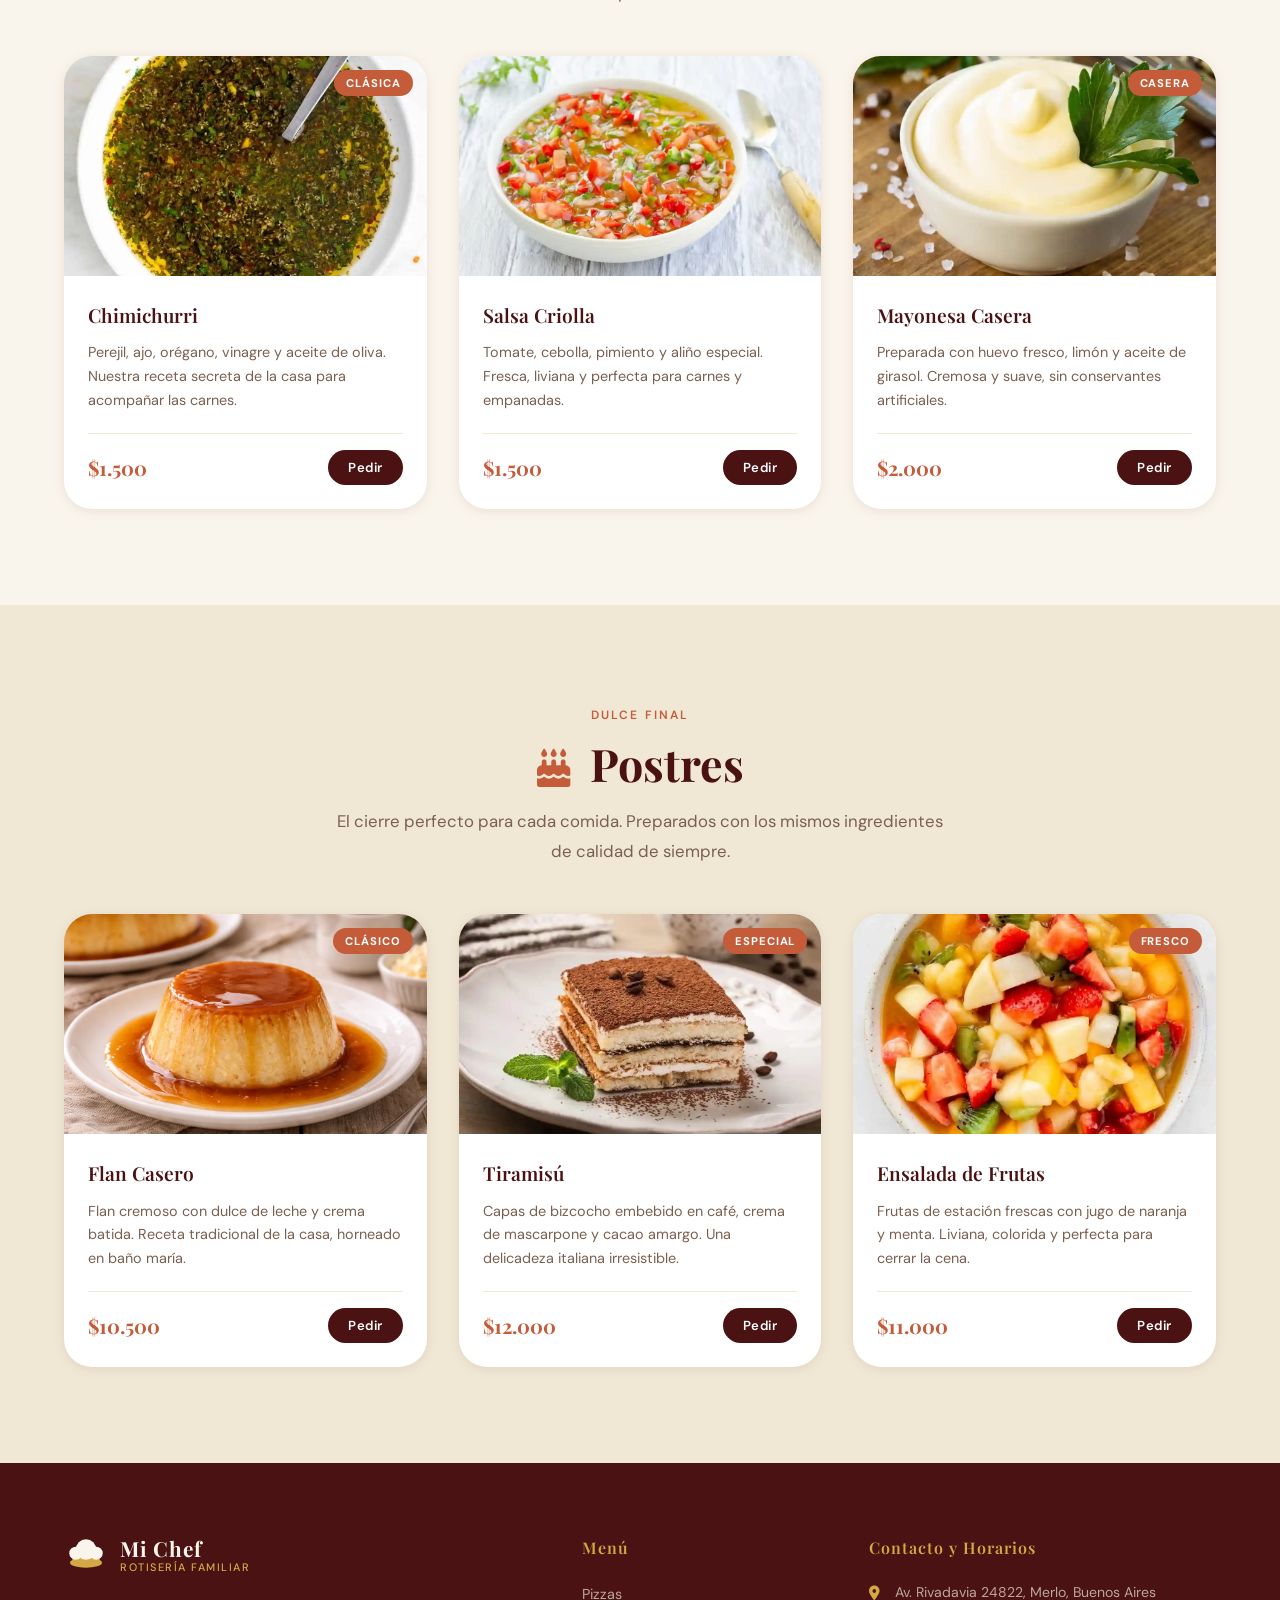
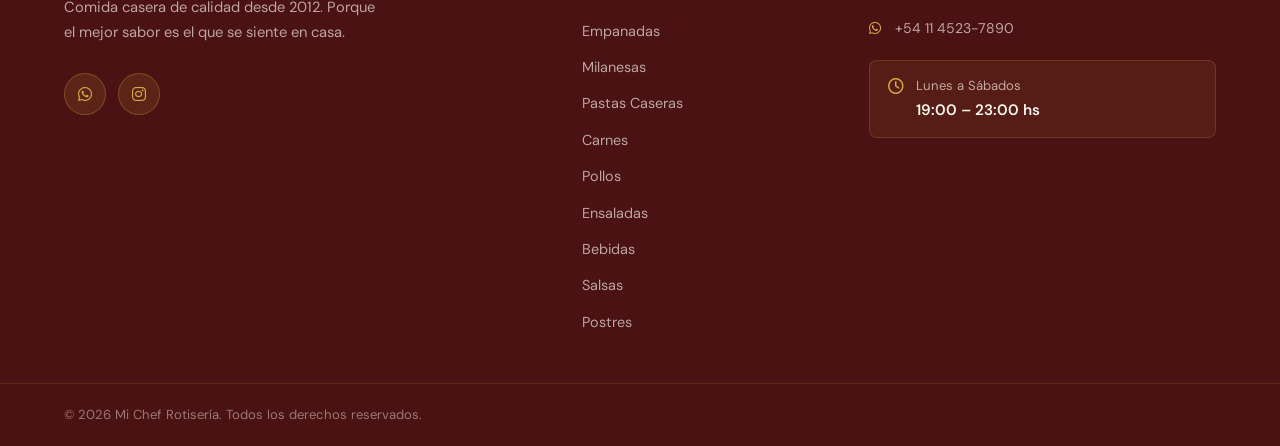
<file: extra.html>
<!DOCTYPE html>
<html lang="es">
<head>
  <meta charset="UTF-8" />
  <meta name="viewport" content="width=device-width, initial-scale=1.0" />
  <meta name="description" content="Mi Chef - Complementos, bebidas fresas, salsas caseras y postres artesanales." />
  <title>Extras | Mi Chef</title>

  <link rel="preconnect" href="https://fonts.googleapis.com" />
  <link rel="preconnect" href="https://fonts.gstatic.com" crossorigin />
  <link href="https://fonts.googleapis.com/css2?family=Playfair+Display:ital,wght@0,400;0,600;0,700;1,400;1,600&family=DM+Sans:wght@300;400;500;600&display=swap" rel="stylesheet" />

  <link rel="stylesheet" href="https://cdnjs.cloudflare.com/ajax/libs/font-awesome/6.5.0/css/all.min.css" />

  <link rel="stylesheet" href="css/style.css" />
</head>
<body>
  <header id="header">
    <div class="header-top-bar">
      <span><i class="fa-regular fa-clock"></i> Lun a Sáb &nbsp;|&nbsp; 19:00 – 23:00</span>
    </div>

    <nav class="navbar" id="navbar">
      <a href="index.html" class="nav-logo" aria-label="Mi Chef - Inicio">
        <svg class="logo-icon" viewBox="0 0 60 55" fill="none" xmlns="http://www.w3.org/2000/svg" aria-hidden="true">
          <ellipse cx="30" cy="38" rx="22" ry="7" fill="var(--gold)"/>
          <rect x="11" y="31" width="38" height="10" rx="4" fill="var(--gold)"/>
          <circle cx="30" cy="20" r="14" fill="var(--cream)"/>
          <circle cx="16" cy="25" r="9" fill="var(--cream)"/>
          <circle cx="44" cy="25" r="9" fill="var(--cream)"/>
        </svg>
        <div class="logo-text">
          <span class="logo-name">Mi Chef</span>
          <span class="logo-sub">Rotisería Familiar</span>
        </div>
      </a>

      <button class="hamburger" id="hamburger" aria-label="Abrir menú" aria-expanded="false">
        <span></span><span></span><span></span>
      </button>

      <ul class="nav-links" id="nav-links">
        <li><a href="index.html" class="nav-link">Inicio</a></li>
        
        <li class="has-dropdown">
          <a href="platos.html" class="nav-link dropdown-toggle">
            Platos <i class="fa-solid fa-chevron-down dropdown-arrow"></i>
          </a>
          <ul class="dropdown" role="menu">
            <li role="menuitem"><a href="platos.html#pizzas" class="dropdown-link">Pizzas</a></li>
            <li role="menuitem"><a href="platos.html#empanadas" class="dropdown-link">Empanadas</a></li>
            <li role="menuitem"><a href="platos.html#milanesas" class="dropdown-link">Milanesas</a></li>
            <li role="menuitem"><a href="platos.html#pastas" class="dropdown-link">Pastas</a></li>
            <li role="menuitem"><a href="platos.html#carnes" class="dropdown-link">Carnes</a></li>
            <li role="menuitem"><a href="platos.html#pollos" class="dropdown-link">Pollos</a></li>
            <li role="menuitem"><a href="platos.html#ensaladas" class="dropdown-link">Ensaladas</a></li>
          </ul>
        </li>

        <li class="has-dropdown">
          <a href="extra.html" class="nav-link dropdown-toggle active">
            Extra <i class="fa-solid fa-chevron-down dropdown-arrow"></i>
          </a>
          <ul class="dropdown" role="menu">
            <li role="menuitem"><a href="extra.html#bebidas" class="dropdown-link"><i class="fa-solid fa-bottle-water"></i> Bebidas</a></li>
            <li role="menuitem"><a href="extra.html#salsas"  class="dropdown-link"><i class="fa-solid fa-bowl-food"></i> Salsas</a></li>
            <li role="menuitem"><a href="extra.html#postres" class="dropdown-link"><i class="fa-solid fa-cake-candles"></i> Postres</a></li>
          </ul>
        </li>

        <li><a href="galeria.html"  class="nav-link">Galería</a></li>
        <li><a href="contacto.html" class="nav-link nav-cta">Contacto</a></li>
      </ul>
    </nav>
  </header>

  <section class="page-hero">
    <div class="page-hero-bg">
      <img src="img/banner-extra_compressed.webp" alt="Extras y Postres" />
      <div class="page-hero-overlay"></div>
    </div>
    <div class="container page-hero-content">
      <nav class="breadcrumb">
        <a href="index.html">Inicio</a>
        <i class="fa-solid fa-chevron-right"></i>
        <span>Extra</span>
      </nav>
      <h1 class="page-hero-title">Bebidas, Salsas y Postres</h1>
      <p>Los complementos perfectos para coronar una excelente comida casera.</p>
    </div>
  </section>

  <main>
    <section id="bebidas" class="menu-section section-pad bg-alt extra-section">
      <div class="container">
        <div class="section-header reveal">
          <span class="section-label">Para acompañar</span>
          <h2 class="section-title"><i class="fa-solid fa-bottle-water extra-icon"></i> Bebidas</h2>
          <p class="section-desc">Refrescantes opciones para acompañar cada plato. Frías, naturales y siempre disponibles.</p>
        </div>
        <div class="cards-grid">
          <article class="card reveal">
            <div class="card-img-wrap">
              <img src="img/gaseosa.webp" alt="Gaseosas" loading="lazy" />
              <span class="card-badge">Variedad</span>
            </div>
            <div class="card-body">
              <h3>Gaseosas</h3>
              <p>Pepsi, Sprite, Fanta y Paso de los Toros. Presentación en lata de 354ml.</p>
              <div class="card-footer">
                <span class="price">$1800</span>
                <button class="btn-pedido" onclick="openWhatsApp('Gaseosas')">Pedir</button>
              </div>
            </div>
          </article>
          <article class="card reveal">
            <div class="card-img-wrap">
              <img src="img/agua.webp" alt="Agua mineral" loading="lazy" />
            </div>
            <div class="card-body">
              <h3>Agua Mineral</h3>
              <p>Agua mineral sin gas. Ideal para acompañar las comidas. En botella de 500 ml.</p>
              <div class="card-footer">
                <span class="price">$1.800</span>
                <button class="btn-pedido" onclick="openWhatsApp('Agua Mineral')">Pedir</button>
              </div>
            </div>
          </article>
          <article class="card reveal">
            <div class="card-img-wrap">
              <img src="img/jugo.webp" alt="Jugo natural" loading="lazy" />
              <span class="card-badge">Natural</span>
            </div>
            <div class="card-body">
              <h3>Jugo Natural</h3>
              <p>Exprimido al momento: naranja, limón o pomelo. Sin conservantes, sin azúcar agregada. Vitaminas puras.</p>
              <div class="card-footer">
                <span class="price">$3.200</span>
                <button class="btn-pedido" onclick="openWhatsApp('Jugo Natural')">Pedir</button>
              </div>
            </div>
          </article>
        </div>
      </div>
    </section>

    <section id="salsas" class="menu-section section-pad extra-section">
      <div class="container">
        <div class="section-header reveal">
          <span class="section-label">El toque final</span>
          <h2 class="section-title"><i class="fa-solid fa-bowl-food extra-icon"></i> Salsas</h2>
          <p class="section-desc">Elaboradas en casa con recetas propias. El complemento perfecto para cada plato.</p>
        </div>
        <div class="cards-grid">
          <article class="card reveal">
            <div class="card-img-wrap">
              <img src="img/chimichurri_compressed.webp" alt="Chimichurri" loading="lazy" />
              <span class="card-badge">Clásica</span>
            </div>
            <div class="card-body">
              <h3>Chimichurri</h3>
              <p>Perejil, ajo, orégano, vinagre y aceite de oliva. Nuestra receta secreta de la casa para acompañar las carnes.</p>
              <div class="card-footer">
                <span class="price">$1.500</span>
                <button class="btn-pedido" onclick="openWhatsApp('Chimichurri')">Pedir</button>
              </div>
            </div>
          </article>
          <article class="card reveal">
            <div class="card-img-wrap">
              <img src="img/salsa-criolla_compressed.webp" alt="Salsa criolla" loading="lazy" />
            </div>
            <div class="card-body">
              <h3>Salsa Criolla</h3>
              <p>Tomate, cebolla, pimiento y aliño especial. Fresca, liviana y perfecta para carnes y empanadas.</p>
              <div class="card-footer">
                <span class="price">$1.500</span>
                <button class="btn-pedido" onclick="openWhatsApp('Salsa Criolla')">Pedir</button>
              </div>
            </div>
          </article>
          <article class="card reveal">
            <div class="card-img-wrap">
              <img src="img/mayonesa_compressed.webp" alt="Mayonesa casera" loading="lazy" />
              <span class="card-badge">Casera</span>
            </div>
            <div class="card-body">
              <h3>Mayonesa Casera</h3>
              <p>Preparada con huevo fresco, limón y aceite de girasol. Cremosa y suave, sin conservantes artificiales.</p>
              <div class="card-footer">
                <span class="price">$2.000</span>
                <button class="btn-pedido" onclick="openWhatsApp('Mayonesa Casera')">Pedir</button>
              </div>
            </div>
          </article>
        </div>
      </div>
    </section>

    <section id="postres" class="menu-section section-pad bg-alt extra-section">
      <div class="container">
        <div class="section-header reveal">
          <span class="section-label">Dulce final</span>
          <h2 class="section-title"><i class="fa-solid fa-cake-candles extra-icon"></i> Postres</h2>
          <p class="section-desc">El cierre perfecto para cada comida. Preparados con los mismos ingredientes de calidad de siempre.</p>
        </div>
        <div class="cards-grid">
          <article class="card reveal">
            <div class="card-img-wrap">
              <img src="img/flan.webp" alt="Flan casero" loading="lazy" />
              <span class="card-badge">Clásico</span>
            </div>
            <div class="card-body">
              <h3>Flan Casero</h3>
              <p>Flan cremoso con dulce de leche y crema batida. Receta tradicional de la casa, horneado en baño maría.</p>
              <div class="card-footer">
                <span class="price">$10.500</span>
                <button class="btn-pedido" onclick="openWhatsApp('Flan Casero')">Pedir</button>
              </div>
            </div>
          </article>
          <article class="card reveal">
            <div class="card-img-wrap">
              <img src="img/tiramisu_compressed.webp" alt="Tiramisú" loading="lazy" />
              <span class="card-badge">Especial</span>
            </div>
            <div class="card-body">
              <h3>Tiramisú</h3>
              <p>Capas de bizcocho embebido en café, crema de mascarpone y cacao amargo. Una delicadeza italiana irresistible.</p>
              <div class="card-footer">
                <span class="price">$12.000</span>
                <button class="btn-pedido" onclick="openWhatsApp('Tiramisú')">Pedir</button>
              </div>
            </div>
          </article>
          <article class="card reveal">
            <div class="card-img-wrap">
              <img src="img/ensalada_frutas_compressed.webp" alt="Ensalada de frutas" loading="lazy" />
              <span class="card-badge">Fresco</span>
            </div>
            <div class="card-body">
              <h3>Ensalada de Frutas</h3>
              <p>Frutas de estación frescas con jugo de naranja y menta. Liviana, colorida y perfecta para cerrar la cena.</p>
              <div class="card-footer">
                <span class="price">$11.000</span>
                <button class="btn-pedido" onclick="openWhatsApp('Ensalada de Frutas')">Pedir</button>
              </div>
            </div>
          </article>
        </div>
      </div>
    </section>
  </main>

  <footer class="footer">
    <div class="footer-top">
      <div class="container footer-grid">
        <div class="footer-brand">
          <a href="index.html" class="nav-logo" aria-label="Mi Chef - Inicio">
            <svg class="logo-icon" viewBox="0 0 60 55" fill="none" xmlns="http://www.w3.org/2000/svg" aria-hidden="true">
              <ellipse cx="30" cy="38" rx="22" ry="7" fill="var(--gold)"/>
              <rect x="11" y="31" width="38" height="10" rx="4" fill="var(--gold)"/>
              <circle cx="30" cy="20" r="14" fill="var(--cream)"/>
              <circle cx="16" cy="25" r="9" fill="var(--cream)"/>
              <circle cx="44" cy="25" r="9" fill="var(--cream)"/>
            </svg>
            <div class="logo-text">
              <span class="logo-name" style="color:var(--cream)">Mi Chef</span>
              <span class="logo-sub" style="color:var(--gold)">Rotisería Familiar</span>
            </div>
          </a>
          <p>Comida casera de calidad desde 2012. Porque el mejor sabor es el que se siente en casa.</p>
          <div class="social-links">
            <a href="https://wa.me/5491145237890" target="_blank" rel="noopener" aria-label="WhatsApp"><i class="fa-brands fa-whatsapp"></i></a>
            <a href="https://instagram.com/michefrotiseria" target="_blank" rel="noopener" aria-label="Instagram"><i class="fa-brands fa-instagram"></i></a>
          </div>
        </div>

        <div class="footer-links">
          <h4>Menú</h4>
          <ul>
            <li><a href="platos.html#pizzas">Pizzas</a></li>
            <li><a href="platos.html#empanadas">Empanadas</a></li>
            <li><a href="platos.html#milanesas">Milanesas</a></li>
            <li><a href="platos.html#pastas">Pastas Caseras</a></li>
            <li><a href="platos.html#carnes">Carnes</a></li>
            <li><a href="platos.html#pollos">Pollos</a></li>
            <li><a href="platos.html#ensaladas">Ensaladas</a></li>
            <li><a href="extra.html#bebidas">Bebidas</a></li>
            <li><a href="extra.html#salsas">Salsas</a></li>
            <li><a href="extra.html#postres">Postres</a></li>
          </ul>
        </div>

        <div class="footer-contact">
          <h4>Contacto y Horarios</h4>
          <p><i class="fa-solid fa-location-dot"></i> Av. Rivadavia 24822, Merlo, Buenos Aires</p>
          <p><i class="fa-brands fa-whatsapp"></i> <a href="https://wa.me/5491145237890">+54 11 4523-7890</a></p>
          <div class="footer-hours">
            <i class="fa-regular fa-clock"></i>
            <div>
              <span>Lunes a Sábados</span>
              <strong>19:00 – 23:00 hs</strong>
            </div>
          </div>
        </div>
      </div>
    </div>
    <div class="footer-bottom">
      <div class="container">
        <p>© 2026 Mi Chef Rotisería. Todos los derechos reservados.</p>
      </div>
    </div>
  </footer>

  <a href="https://wa.me/5491145237890?text=Hola!%20Quiero%20hacer%20un%20pedido." class="wa-float" target="_blank" rel="noopener"><i class="fa-brands fa-whatsapp"></i></a>
  <button class="back-to-top" id="backToTop"><i class="fa-solid fa-chevron-up"></i></button>

  <script src="js/script.js"></script>
</body>
</html>
</file>
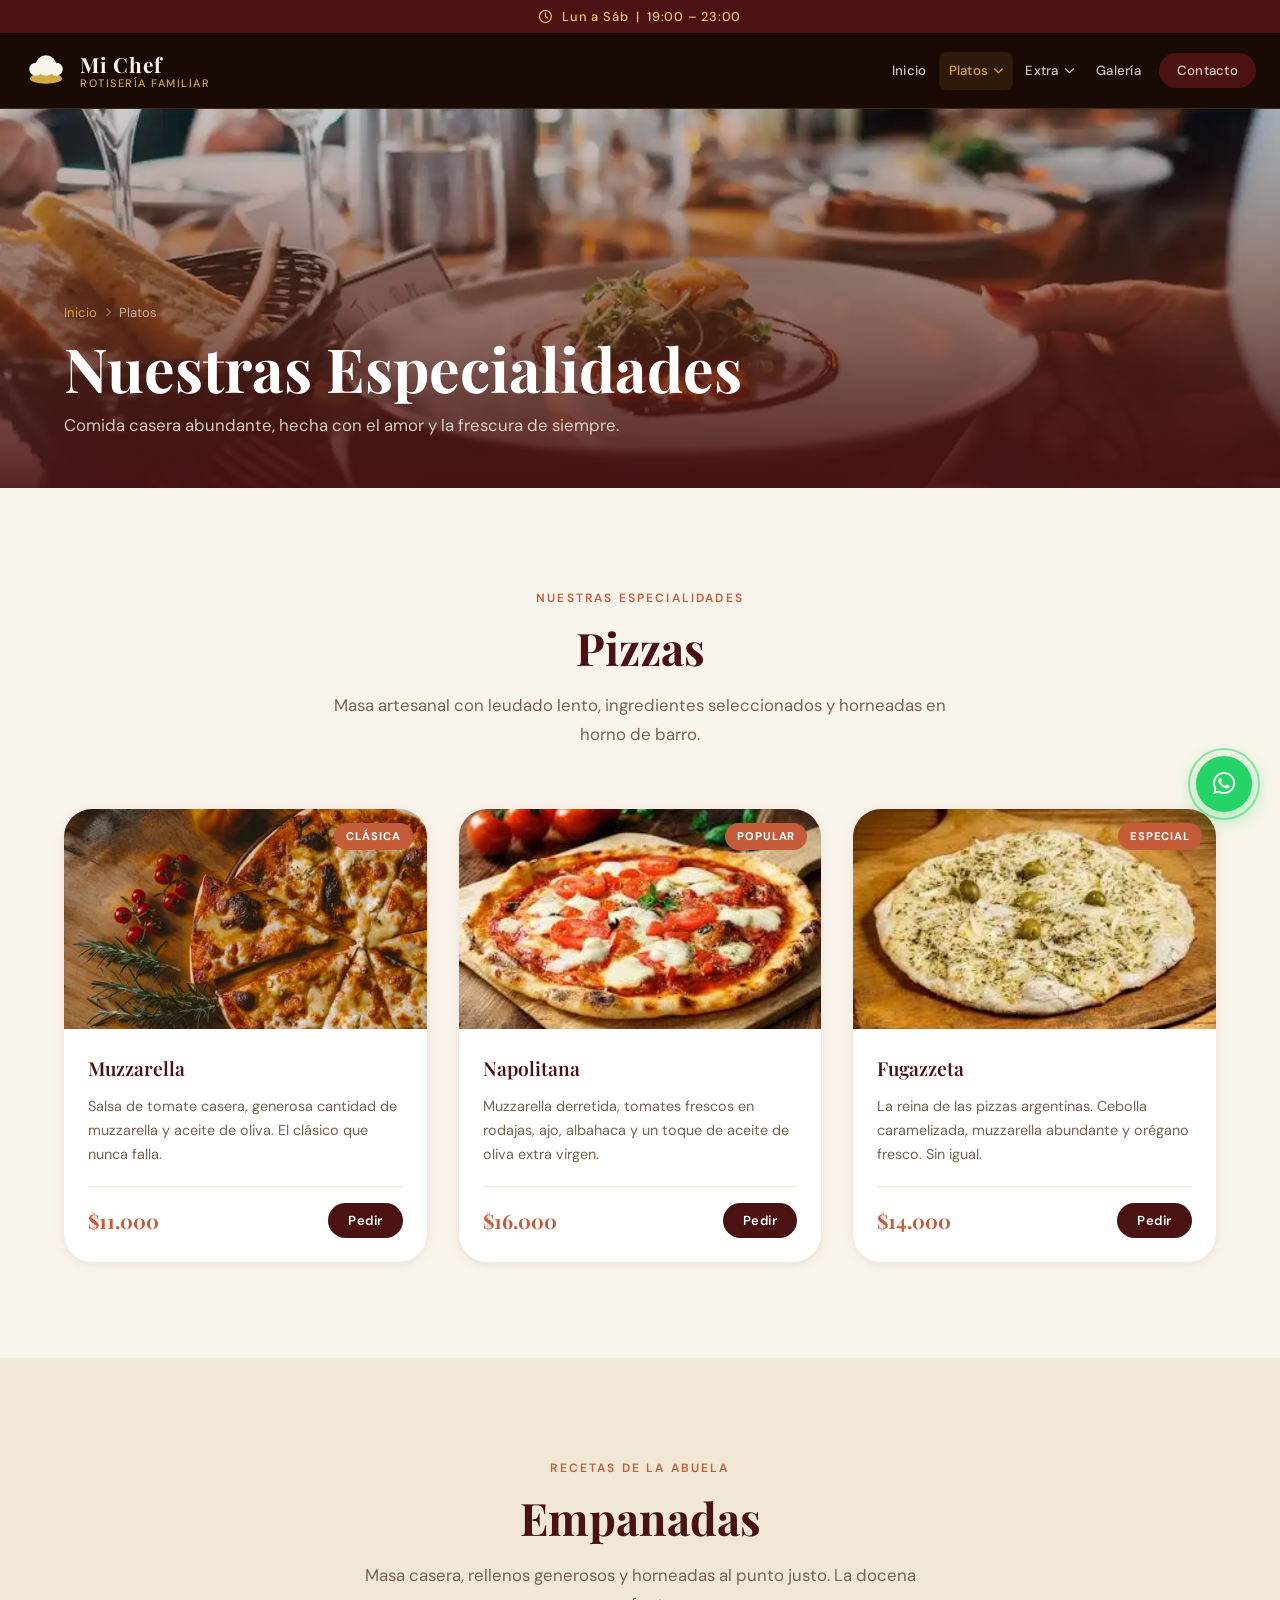
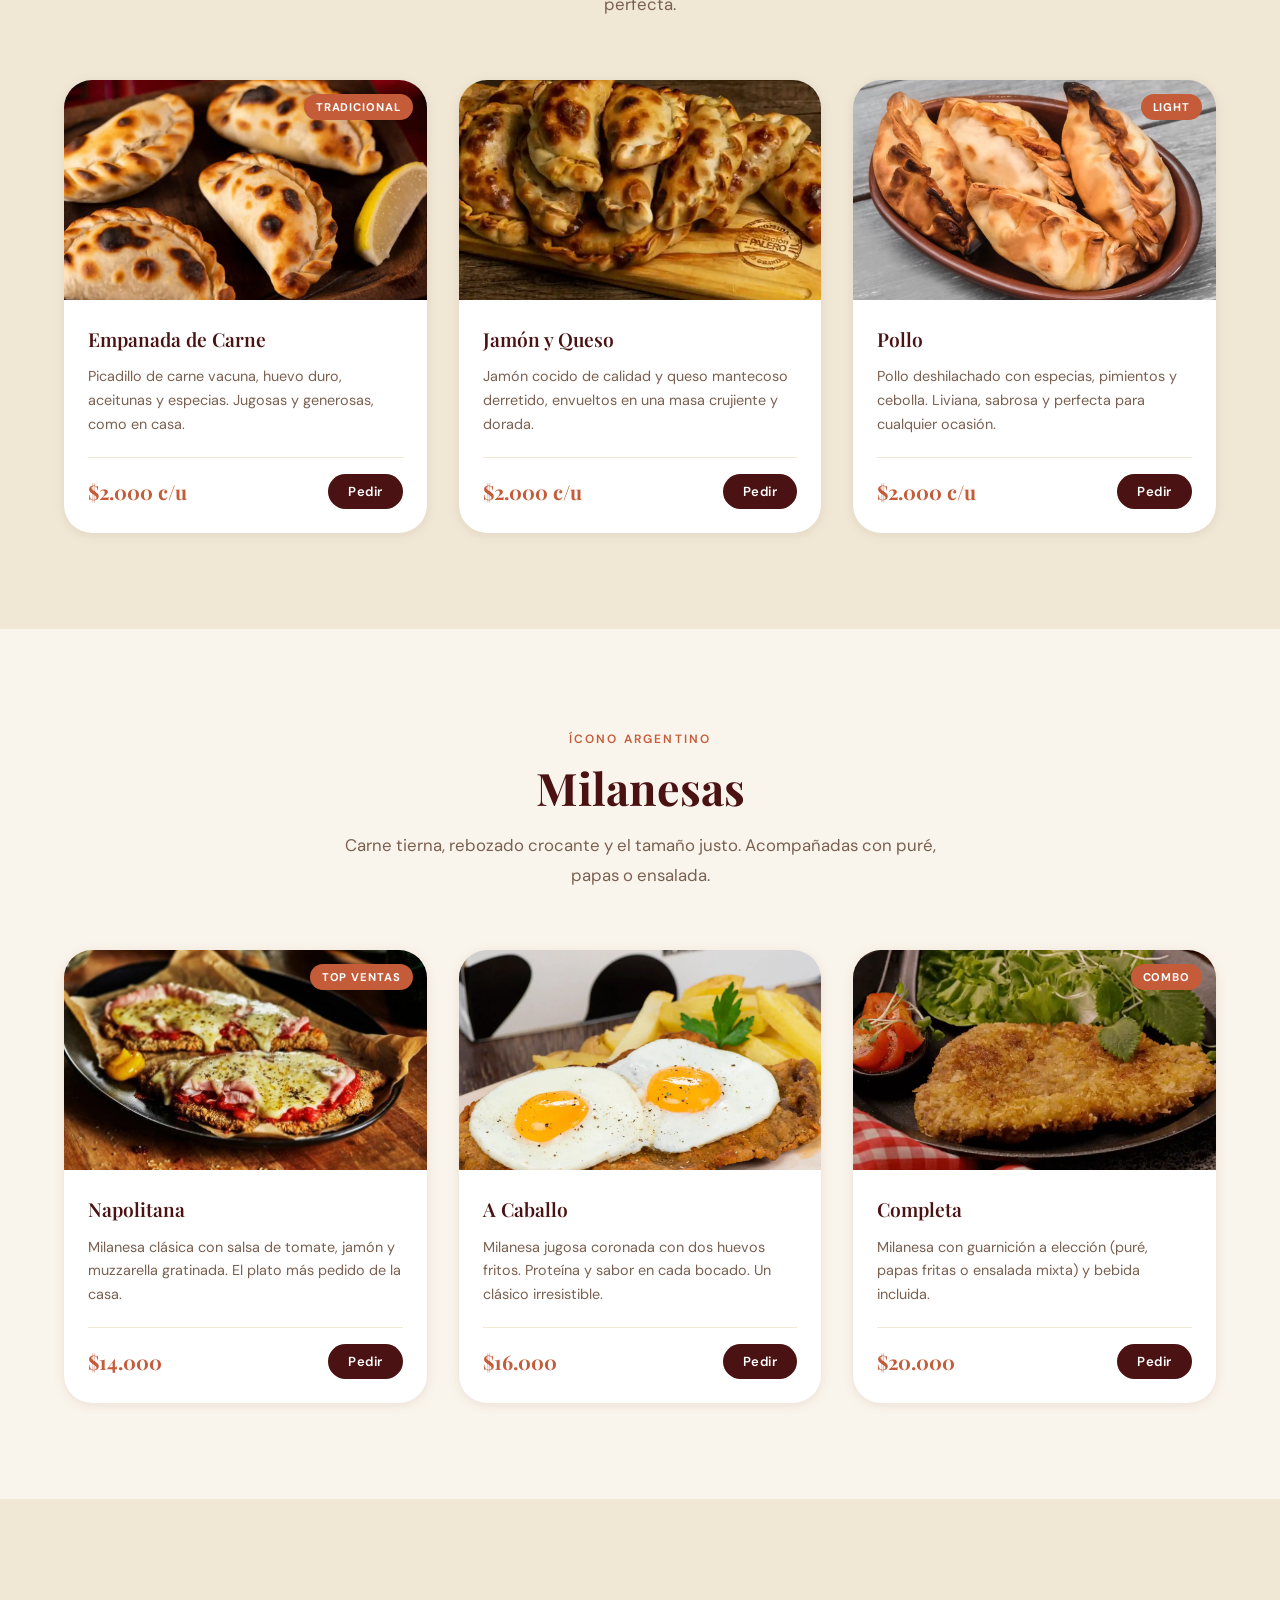
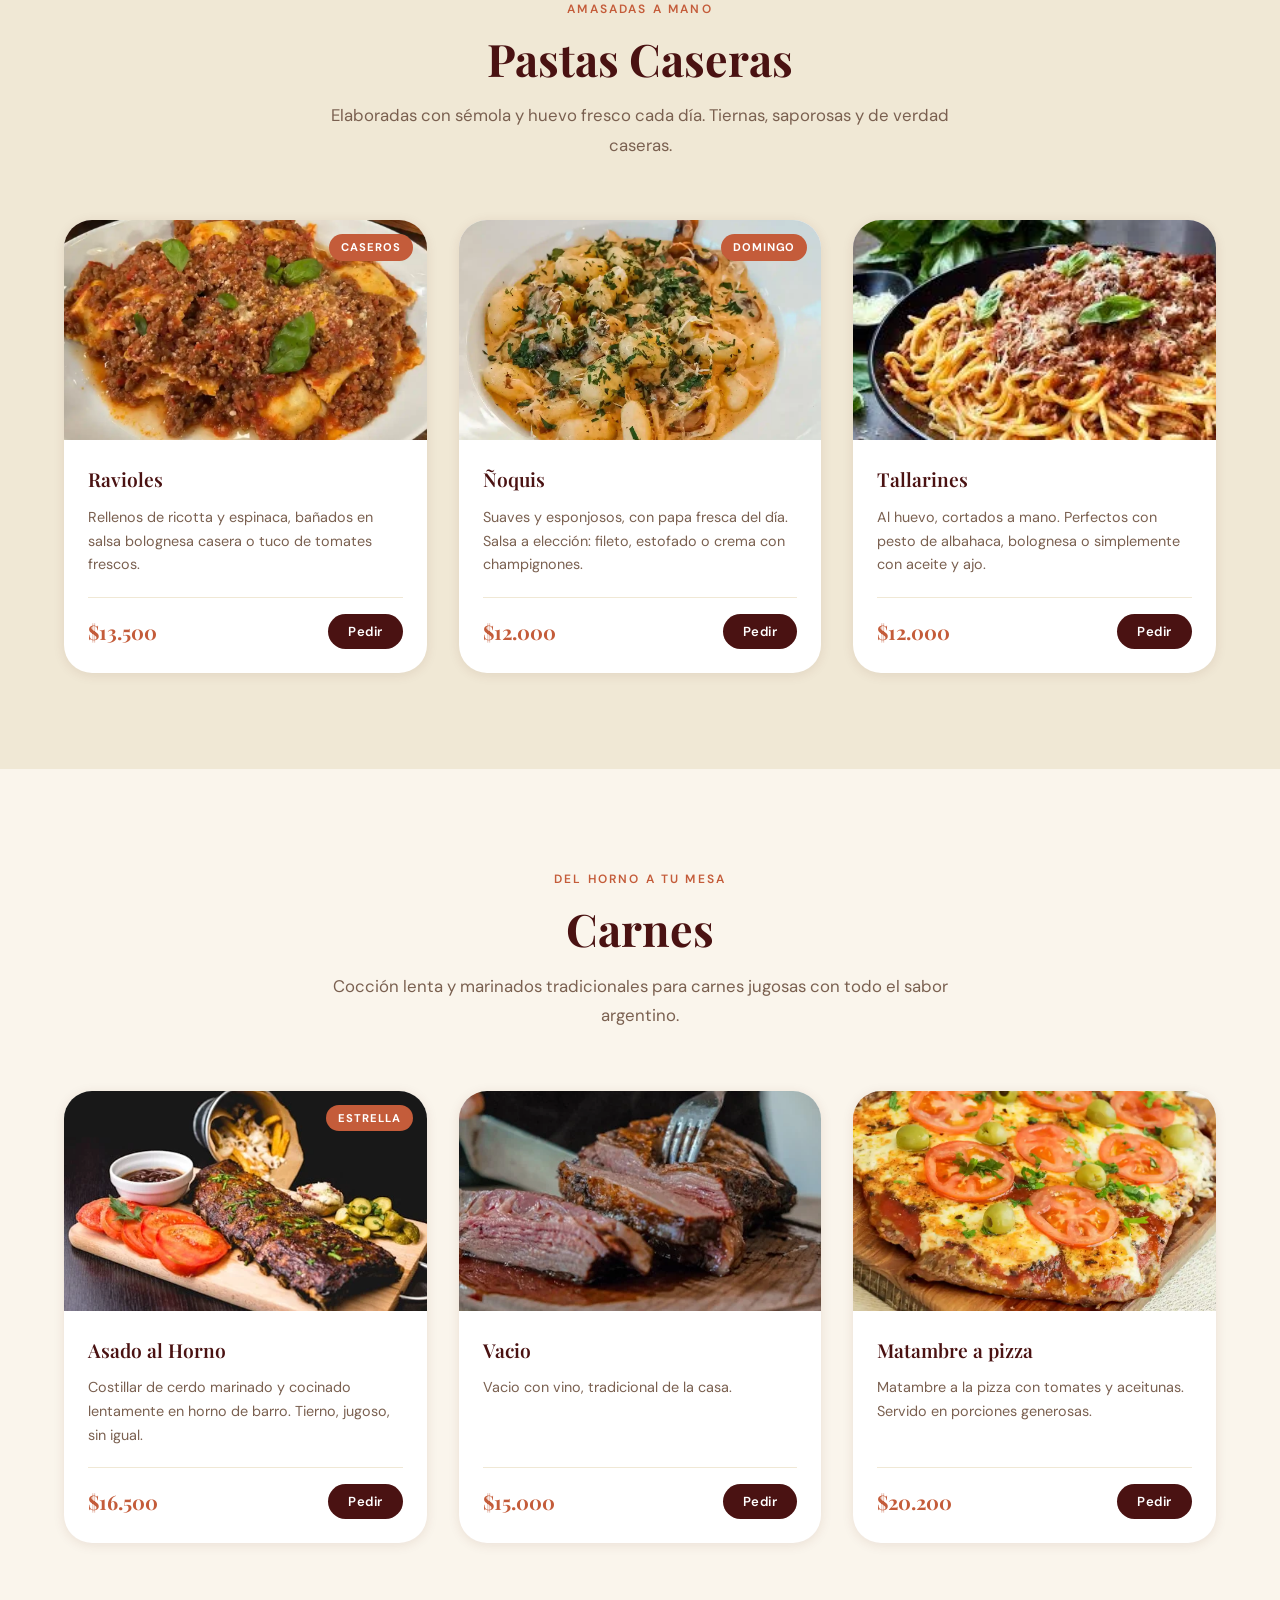
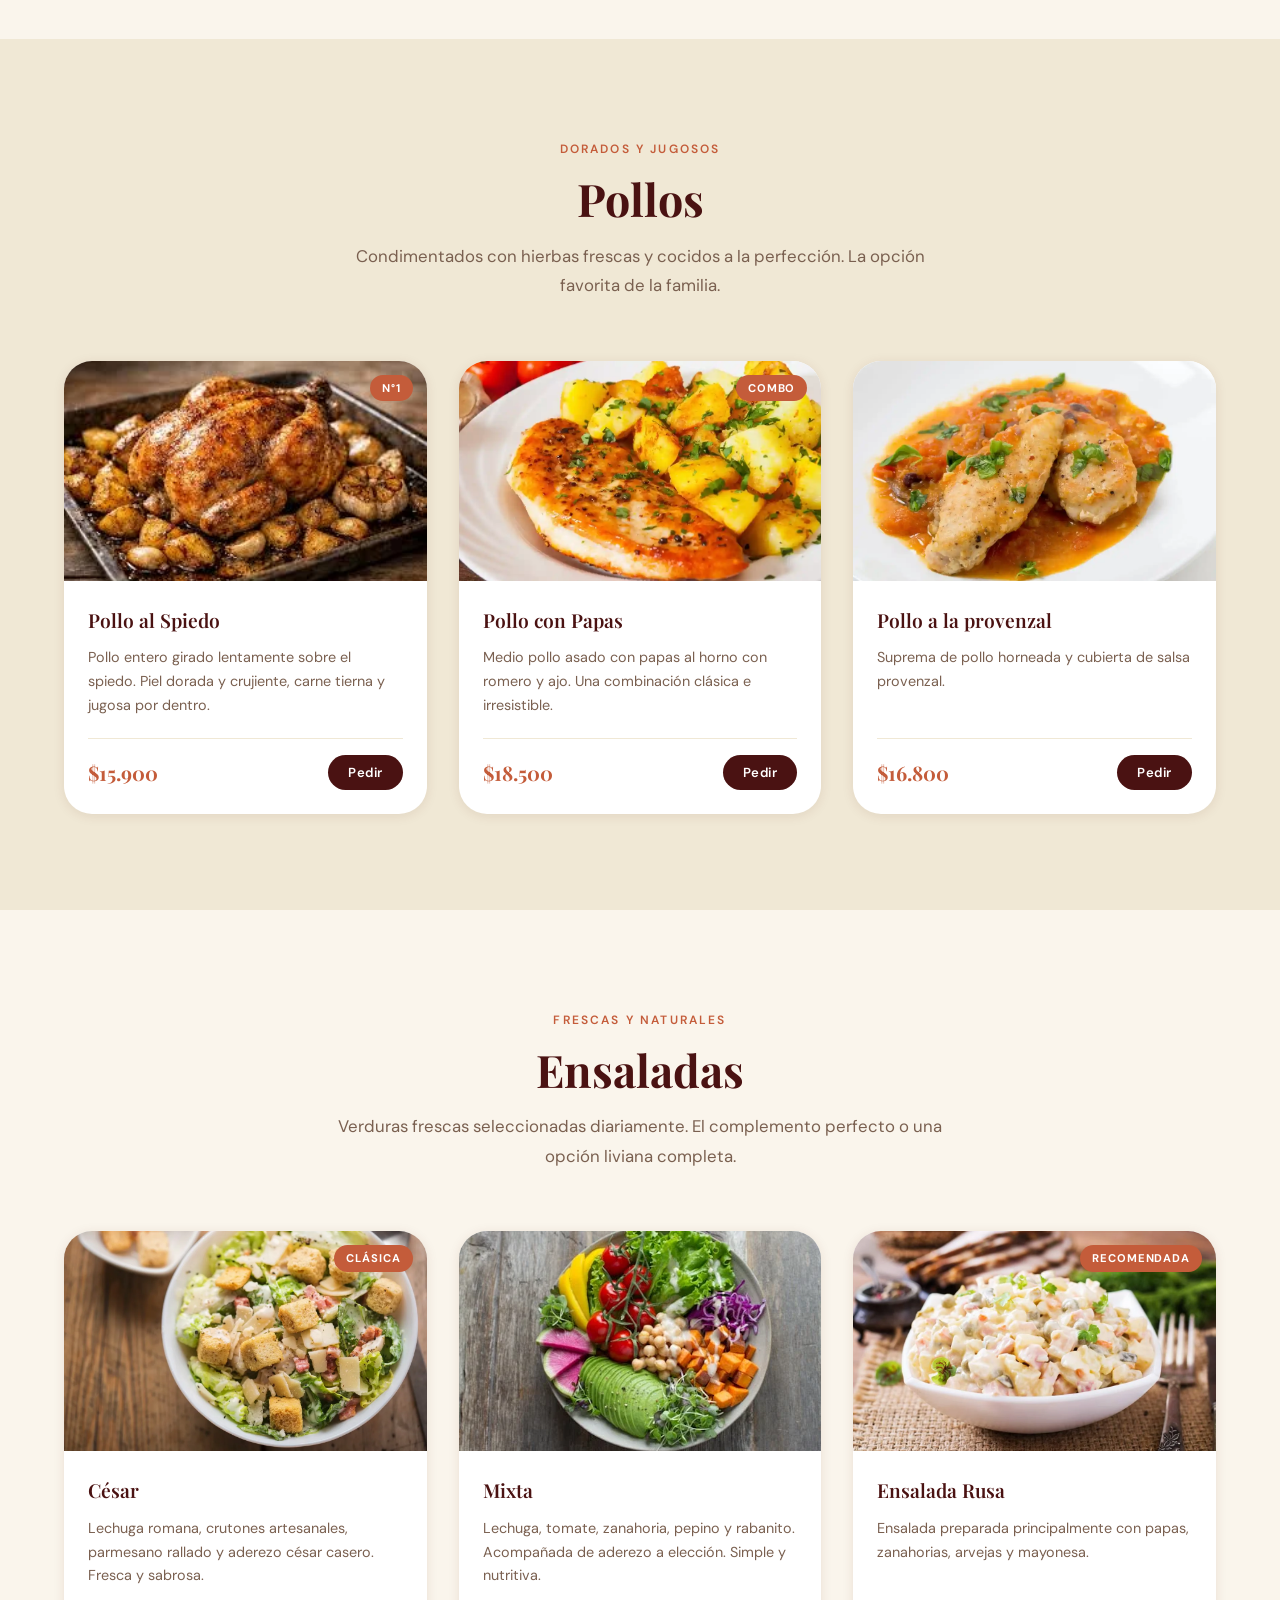
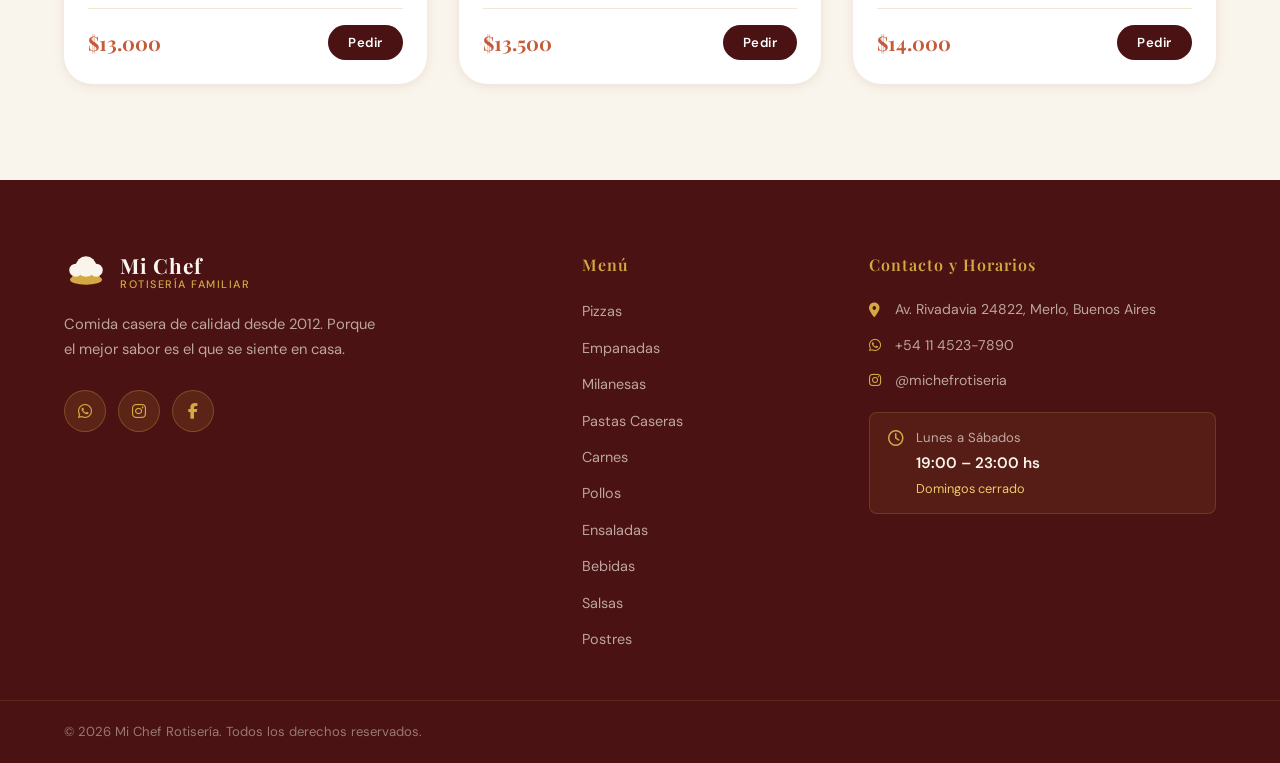
<file: platos.html>
<!DOCTYPE html>
<html lang="es">
<head>
  <meta charset="UTF-8" />
  <meta name="viewport" content="width=device-width, initial-scale=1.0" />
  <meta name="description" content="Mi Chef - Nuestro Menú de Platos. Pizzas, empanadas, milanesas, pastas caseras y más." />
  <title>Platos | Mi Chef</title>

  <link rel="preconnect" href="https://fonts.googleapis.com" />
  <link rel="preconnect" href="https://fonts.gstatic.com" crossorigin />
  <link href="https://fonts.googleapis.com/css2?family=Playfair+Display:ital,wght@0,400;0,600;0,700;1,400;1,600&family=DM+Sans:wght@300;400;500;600&display=swap" rel="stylesheet" />

  <link rel="stylesheet" href="https://cdnjs.cloudflare.com/ajax/libs/font-awesome/6.5.0/css/all.min.css" />

  <link rel="stylesheet" href="css/style.css" />
</head>
<body>
  <header id="header">
    <div class="header-top-bar">
      <span><i class="fa-regular fa-clock"></i> Lun a Sáb &nbsp;|&nbsp; 19:00 – 23:00</span>
    </div>

    <nav class="navbar" id="navbar">
      <a href="index.html" class="nav-logo" aria-label="Mi Chef - Inicio">
        <svg class="logo-icon" viewBox="0 0 60 55" fill="none" xmlns="http://www.w3.org/2000/svg" aria-hidden="true">
          <ellipse cx="30" cy="38" rx="22" ry="7" fill="var(--gold)"/>
          <rect x="11" y="31" width="38" height="10" rx="4" fill="var(--gold)"/>
          <circle cx="30" cy="20" r="14" fill="var(--cream)"/>
          <circle cx="16" cy="25" r="9" fill="var(--cream)"/>
          <circle cx="44" cy="25" r="9" fill="var(--cream)"/>
        </svg>
        <div class="logo-text">
          <span class="logo-name">Mi Chef</span>
          <span class="logo-sub">Rotisería Familiar</span>
        </div>
      </a>

      <button class="hamburger" id="hamburger" aria-label="Abrir menú" aria-expanded="false">
        <span></span><span></span><span></span>
      </button>

      <ul class="nav-links" id="nav-links">
        <li><a href="index.html" class="nav-link">Inicio</a></li>
        
        <li class="has-dropdown">
          <a href="platos.html" class="nav-link dropdown-toggle active">
            Platos <i class="fa-solid fa-chevron-down dropdown-arrow"></i>
          </a>
          <ul class="dropdown" role="menu">
            <li role="menuitem"><a href="platos.html#pizzas" class="dropdown-link">Pizzas</a></li>
            <li role="menuitem"><a href="platos.html#empanadas" class="dropdown-link">Empanadas</a></li>
            <li role="menuitem"><a href="platos.html#milanesas" class="dropdown-link">Milanesas</a></li>
            <li role="menuitem"><a href="platos.html#pastas" class="dropdown-link">Pastas</a></li>
            <li role="menuitem"><a href="platos.html#carnes" class="dropdown-link">Carnes</a></li>
            <li role="menuitem"><a href="platos.html#pollos" class="dropdown-link">Pollos</a></li>
            <li role="menuitem"><a href="platos.html#ensaladas" class="dropdown-link">Ensaladas</a></li>
          </ul>
        </li>

        <li class="has-dropdown">
          <a href="extra.html" class="nav-link dropdown-toggle">
            Extra <i class="fa-solid fa-chevron-down dropdown-arrow"></i>
          </a>
          <ul class="dropdown" role="menu">
            <li role="menuitem"><a href="extra.html#bebidas" class="dropdown-link"><i class="fa-solid fa-bottle-water"></i> Bebidas</a></li>
            <li role="menuitem"><a href="extra.html#salsas"  class="dropdown-link"><i class="fa-solid fa-bowl-food"></i> Salsas</a></li>
            <li role="menuitem"><a href="extra.html#postres" class="dropdown-link"><i class="fa-solid fa-cake-candles"></i> Postres</a></li>
          </ul>
        </li>

        <li><a href="galeria.html"  class="nav-link">Galería</a></li>
        <li><a href="contacto.html" class="nav-link nav-cta">Contacto</a></li>
      </ul>
    </nav>
  </header>

  <section class="page-hero">
    <div class="page-hero-bg">
      <img src="img/banner2_compressed.webp" alt="Nuestros Platos"/>
      <div class="page-hero-overlay"></div>
    </div>
    <div class="container page-hero-content">
      <nav class="breadcrumb">
        <a href="index.html">Inicio</a>
        <i class="fa-solid fa-chevron-right"></i>
        <span>Platos</span>
      </nav>
      <h1 class="page-hero-title">Nuestras Especialidades</h1>
      <p>Comida casera abundante, hecha con el amor y la frescura de siempre.</p>
    </div>
  </section>

  <main>
    <section id="pizzas" class="menu-section section-pad">
      <div class="container">
        <div class="section-header reveal">
          <span class="section-label">Nuestras especialidades</span>
          <h2 class="section-title">Pizzas</h2>
          <p class="section-desc">Masa artesanal con leudado lento, ingredientes seleccionados y horneadas en horno de barro.</p>
        </div>
        <div class="cards-grid">
          <article class="card reveal">
            <div class="card-img-wrap">
              <img src="img/muzzarella.webp" alt="Pizza Muzzarella" loading="lazy" />
              <span class="card-badge">Clásica</span>
            </div>
            <div class="card-body">
              <h3>Muzzarella</h3>
              <p>Salsa de tomate casera, generosa cantidad de muzzarella y aceite de oliva. El clásico que nunca falla.</p>
              <div class="card-footer">
                <span class="price">$11.000</span>
                <button class="btn-pedido" onclick="openWhatsApp('Pizza Muzzarella')">Pedir</button>
              </div>
            </div>
          </article>
          <article class="card reveal">
            <div class="card-img-wrap">
              <img src="img/pizza-napo (1).webp" alt="Pizza Napolitana" loading="lazy" />
              <span class="card-badge">Popular</span>
            </div>
            <div class="card-body">
              <h3>Napolitana</h3>
              <p>Muzzarella derretida, tomates frescos en rodajas, ajo, albahaca y un toque de aceite de oliva extra virgen.</p>
              <div class="card-footer">
                <span class="price">$16.000</span>
                <button class="btn-pedido" onclick="openWhatsApp('Pizza Napolitana')">Pedir</button>
              </div>
            </div>
          </article>
          <article class="card reveal">
            <div class="card-img-wrap">
              <img src="img/fuga.webp" alt="Pizza Fugazzeta" loading="lazy" />
              <span class="card-badge">Especial</span>
            </div>
            <div class="card-body">
              <h3>Fugazzeta</h3>
              <p>La reina de las pizzas argentinas. Cebolla caramelizada, muzzarella abundante y orégano fresco. Sin igual.</p>
              <div class="card-footer">
                <span class="price">$14.000</span>
                <button class="btn-pedido" onclick="openWhatsApp('Pizza Fugazzeta')">Pedir</button>
              </div>
            </div>
          </article>
        </div>
      </div>
    </section>

    <section id="empanadas" class="menu-section section-pad bg-alt">
      <div class="container">
        <div class="section-header reveal">
          <span class="section-label">Recetas de la abuela</span>
          <h2 class="section-title">Empanadas</h2>
          <p class="section-desc">Masa casera, rellenos generosos y horneadas al punto justo. La docena perfecta.</p>
        </div>
        <div class="cards-grid">
          <article class="card reveal">
            <div class="card-img-wrap">
              <img src="img/jyq2_compressed.webp" alt="Empanadas de Carne" loading="lazy" />
              <span class="card-badge">Tradicional</span>
            </div>
            <div class="card-body">
              <h3>Empanada de Carne</h3>
              <p>Picadillo de carne vacuna, huevo duro, aceitunas y especias. Jugosas y generosas, como en casa.</p>
              <div class="card-footer">
                <span class="price">$2.000 c/u</span>
                <button class="btn-pedido" onclick="openWhatsApp('Empanada de Carne')">Pedir</button>
              </div>
            </div>
          </article>
          <article class="card reveal">
            <div class="card-img-wrap">
              <img src="img/emp_carne2_compressed.webp" alt="Empanada Jamón y Queso" loading="lazy" />
            </div>
            <div class="card-body">
              <h3>Jamón y Queso</h3>
              <p>Jamón cocido de calidad y queso mantecoso derretido, envueltos en una masa crujiente y dorada.</p>
              <div class="card-footer">
                <span class="price">$2.000 c/u</span>
                <button class="btn-pedido" onclick="openWhatsApp('Empanada de Jamón y Queso')">Pedir</button>
              </div>
            </div>
          </article>
          <article class="card reveal">
            <div class="card-img-wrap">
              <img src="img/Empanadas-pollo.webp" alt="Empanada de Pollo" loading="lazy" />
              <span class="card-badge">Light</span>
            </div>
            <div class="card-body">
              <h3>Pollo</h3>
              <p>Pollo deshilachado con especias, pimientos y cebolla. Liviana, sabrosa y perfecta para cualquier ocasión.</p>
              <div class="card-footer">
                <span class="price">$2.000 c/u</span>
                <button class="btn-pedido" onclick="openWhatsApp('Empanada de Pollo')">Pedir</button>
              </div>
            </div>
          </article>
        </div>
      </div>
    </section>

    <section id="milanesas" class="menu-section section-pad">
      <div class="container">
        <div class="section-header reveal">
          <span class="section-label">Ícono argentino</span>
          <h2 class="section-title">Milanesas</h2>
          <p class="section-desc">Carne tierna, rebozado crocante y el tamaño justo. Acompañadas con puré, papas o ensalada.</p>
        </div>
        <div class="cards-grid">
          <article class="card reveal">
            <div class="card-img-wrap">
              <img src="img/mila_napolitana.webp" alt="Milanesa Napolitana" loading="lazy" />
              <span class="card-badge">Top ventas</span>
            </div>
            <div class="card-body">
              <h3>Napolitana</h3>
              <p>Milanesa clásica con salsa de tomate, jamón y muzzarella gratinada. El plato más pedido de la casa.</p>
              <div class="card-footer">
                <span class="price">$14.000</span>
                <button class="btn-pedido" onclick="openWhatsApp('Milanesa Napolitana')">Pedir</button>
              </div>
            </div>
          </article>
          <article class="card reveal">
            <div class="card-img-wrap">
              <img src="img/mila_caballo.webp" alt="Milanesa a Caballo" loading="lazy" />
            </div>
            <div class="card-body">
              <h3>A Caballo</h3>
              <p>Milanesa jugosa coronada con dos huevos fritos. Proteína y sabor en cada bocado. Un clásico irresistible.</p>
              <div class="card-footer">
                <span class="price">$16.000</span>
                <button class="btn-pedido" onclick="openWhatsApp('Milanesa a Caballo')">Pedir</button>
              </div>
            </div>
          </article>
          <article class="card reveal">
            <div class="card-img-wrap">
              <img src="img/mila_completa_compressed.webp" alt="Milanesa Completa" loading="lazy" />
              <span class="card-badge">Combo</span>
            </div>
            <div class="card-body">
              <h3>Completa</h3>
              <p>Milanesa con guarnición a elección (puré, papas fritas o ensalada mixta) y bebida incluida.</p>
              <div class="card-footer">
                <span class="price">$20.000</span>
                <button class="btn-pedido" onclick="openWhatsApp('Milanesa Completa')">Pedir</button>
              </div>
            </div>
          </article>
        </div>
      </div>
    </section>

    <section id="pastas" class="menu-section section-pad bg-alt">
      <div class="container">
        <div class="section-header reveal">
          <span class="section-label">Amasadas a mano</span>
          <h2 class="section-title">Pastas Caseras</h2>
          <p class="section-desc">Elaboradas con sémola y huevo fresco cada día. Tiernas, saporosas y de verdad caseras.</p>
        </div>
        <div class="cards-grid">
          <article class="card reveal">
            <div class="card-img-wrap">
              <img src="img/ravioles_compressed.webp" alt="Ravioles" loading="lazy" />
              <span class="card-badge">Caseros</span>
            </div>
            <div class="card-body">
              <h3>Ravioles</h3>
              <p>Rellenos de ricotta y espinaca, bañados en salsa bolognesa casera o tuco de tomates frescos.</p>
              <div class="card-footer">
                <span class="price">$13.500</span>
                <button class="btn-pedido" onclick="openWhatsApp('Ravioles')">Pedir</button>
              </div>
            </div>
          </article>
          <article class="card reveal">
            <div class="card-img-wrap">
              <img src="img/ñoquis_compressed.webp" alt="Ñoquis" loading="lazy" />
              <span class="card-badge">Domingo</span>
            </div>
            <div class="card-body">
              <h3>Ñoquis</h3>
              <p>Suaves y esponjosos, con papa fresca del día. Salsa a elección: fileto, estofado o crema con champignones.</p>
              <div class="card-footer">
                <span class="price">$12.000</span>
                <button class="btn-pedido" onclick="openWhatsApp('Ñoquis')">Pedir</button>
              </div>
            </div>
          </article>
          <article class="card reveal">
            <div class="card-img-wrap">
              <img src="img/tallarines.webp" alt="Tallarines" loading="lazy" />
            </div>
            <div class="card-body">
              <h3>Tallarines</h3>
              <p>Al huevo, cortados a mano. Perfectos con pesto de albahaca, bolognesa o simplemente con aceite y ajo.</p>
              <div class="card-footer">
                <span class="price">$12.000</span>
                <button class="btn-pedido" onclick="openWhatsApp('Tallarines')">Pedir</button>
              </div>
            </div>
          </article>
        </div>
      </div>
    </section>

    <section id="carnes" class="menu-section section-pad">
      <div class="container">
        <div class="section-header reveal">
          <span class="section-label">Del horno a tu mesa</span>
          <h2 class="section-title">Carnes</h2>
          <p class="section-desc">Cocción lenta y marinados tradicionales para carnes jugosas con todo el sabor argentino.</p>
        </div>
        <div class="cards-grid">
          <article class="card reveal">
            <div class="card-img-wrap">
              <img src="img/asado.webp" alt="Asado al horno" loading="lazy" />
              <span class="card-badge">Estrella</span>
            </div>
            <div class="card-body">
              <h3>Asado al Horno</h3>
              <p>Costillar de cerdo marinado y cocinado lentamente en horno de barro. Tierno, jugoso, sin igual.</p>
              <div class="card-footer">
                <span class="price">$16.500</span>
                <button class="btn-pedido" onclick="openWhatsApp('Asado al Horno')">Pedir</button>
              </div>
            </div>
          </article>
          <article class="card reveal">
            <div class="card-img-wrap">
              <img src="img/vacio.webp" alt="Vacio" loading="lazy" />
            </div>
            <div class="card-body">
              <h3>Vacio</h3>
              <p>Vacio con vino, tradicional de la casa.</p>
              <div class="card-footer">
                <span class="price">$15.000</span>
                <button class="btn-pedido" onclick="openWhatsApp('Bondiola')">Pedir</button>
              </div>
            </div>
          </article>
          <article class="card reveal">
            <div class="card-img-wrap">
              <img src="img/matambre-pizza-remake_compressed.webp" alt="Matambre a la pizza" loading="lazy" />
            </div>
            <div class="card-body">
              <h3>Matambre a pizza</h3>
              <p>Matambre a la pizza con tomates y aceitunas. Servido en porciones generosas.</p>
              <div class="card-footer">
                <span class="price">$20.200</span>
                <button class="btn-pedido" onclick="openWhatsApp('Matambre')">Pedir</button>
              </div>
            </div>
          </article>
        </div>
      </div>
    </section>

    <section id="pollos" class="menu-section section-pad bg-alt">
      <div class="container">
        <div class="section-header reveal">
          <span class="section-label">Dorados y jugosos</span>
          <h2 class="section-title">Pollos</h2>
          <p class="section-desc">Condimentados con hierbas frescas y cocidos a la perfección. La opción favorita de la familia.</p>
        </div>
        <div class="cards-grid">
          <article class="card reveal">
            <div class="card-img-wrap">
              <img src="img/spiedo.webp" alt="Pollo al spiedo" loading="lazy" />
              <span class="card-badge">N°1</span>
            </div>
            <div class="card-body">
              <h3>Pollo al Spiedo</h3>
              <p>Pollo entero girado lentamente sobre el spiedo. Piel dorada y crujiente, carne tierna y jugosa por dentro.</p>
              <div class="card-footer">
                <span class="price">$15.900</span>
                <button class="btn-pedido" onclick="openWhatsApp('Pollo al Spiedo')">Pedir</button>
              </div>
            </div>
          </article>
          <article class="card reveal">
            <div class="card-img-wrap">
              <img src="img/pollo y papas_compressed.webp" alt="Pollo con papas" loading="lazy" />
              <span class="card-badge">Combo</span>
            </div>
            <div class="card-body">
              <h3>Pollo con Papas</h3>
              <p>Medio pollo asado con papas al horno con romero y ajo. Una combinación clásica e irresistible.</p>
              <div class="card-footer">
                <span class="price">$18.500</span>
                <button class="btn-pedido" onclick="openWhatsApp('Pollo con Papas')">Pedir</button>
              </div>
            </div>
          </article>
          <article class="card reveal">
            <div class="card-img-wrap">
              <img src="img/provenzal.webp" alt="Pollo a la provenzal" loading="lazy" />
            </div>
            <div class="card-body">
              <h3>Pollo a la provenzal</h3>
              <p>Suprema de pollo horneada y cubierta de salsa provenzal.</p>
              <div class="card-footer">
                <span class="price">$16.800</span>
                <button class="btn-pedido" onclick="openWhatsApp('Suprema Grillada')">Pedir</button>
              </div>
            </div>
          </article>
        </div>
      </div>
    </section>

    <section id="ensaladas" class="menu-section section-pad">
      <div class="container">
        <div class="section-header reveal">
          <span class="section-label">Frescas y naturales</span>
          <h2 class="section-title">Ensaladas</h2>
          <p class="section-desc">Verduras frescas seleccionadas diariamente. El complemento perfecto o una opción liviana completa.</p>
        </div>
        <div class="cards-grid">
          <article class="card reveal">
            <div class="card-img-wrap">
              <img src="img/cesar.webp" alt="Ensalada César" loading="lazy" />
              <span class="card-badge">Clásica</span>
            </div>
            <div class="card-body">
              <h3>César</h3>
              <p>Lechuga romana, crutones artesanales, parmesano rallado y aderezo césar casero. Fresca y sabrosa.</p>
              <div class="card-footer">
                <span class="price">$13.000</span>
                <button class="btn-pedido" onclick="openWhatsApp('Ensalada César')">Pedir</button>
              </div>
            </div>
          </article>
          <article class="card reveal">
            <div class="card-img-wrap">
              <img src="img/mixta.webp" alt="Ensalada Mixta" loading="lazy" />
            </div>
            <div class="card-body">
              <h3>Mixta</h3>
              <p>Lechuga, tomate, zanahoria, pepino y rabanito. Acompañada de aderezo a elección. Simple y nutritiva.</p>
              <div class="card-footer">
                <span class="price">$13.500</span>
                <button class="btn-pedido" onclick="openWhatsApp('Ensalada Mixta')">Pedir</button>
              </div>
            </div>
          </article>
          <article class="card reveal">
            <div class="card-img-wrap">
              <img src="img/ensalda rusa.webp" alt="Ensalada Completa con Pollo" loading="lazy" />
              <span class="card-badge">Recomendada</span>
            </div>
            <div class="card-body">
              <h3>Ensalada Rusa</h3>
              <p>Ensalada preparada principalmente con papas, zanahorias, arvejas y mayonesa.</p>
              <div class="card-footer">
                <span class="price">$14.000</span>
                <button class="btn-pedido" onclick="openWhatsApp('Ensalada Completa con Pollo')">Pedir</button>
              </div>
            </div>
          </article>
        </div>
      </div>
    </section>
  </main>

  <footer class="footer">
    <div class="footer-top">
      <div class="container footer-grid">
        <div class="footer-brand">
          <a href="index.html" class="nav-logo" aria-label="Mi Chef - Inicio">
            <svg class="logo-icon" viewBox="0 0 60 55" fill="none" xmlns="http://www.w3.org/2000/svg" aria-hidden="true">
              <ellipse cx="30" cy="38" rx="22" ry="7" fill="var(--gold)"/>
              <rect x="11" y="31" width="38" height="10" rx="4" fill="var(--gold)"/>
              <circle cx="30" cy="20" r="14" fill="var(--cream)"/>
              <circle cx="16" cy="25" r="9" fill="var(--cream)"/>
              <circle cx="44" cy="25" r="9" fill="var(--cream)"/>
            </svg>
            <div class="logo-text">
              <span class="logo-name" style="color:var(--cream)">Mi Chef</span>
              <span class="logo-sub" style="color:var(--gold)">Rotisería Familiar</span>
            </div>
          </a>
          <p>Comida casera de calidad desde 2012. Porque el mejor sabor es el que se siente en casa.</p>
          <div class="social-links">
            <a href="https://wa.me/5491145237890" target="_blank" rel="noopener" aria-label="WhatsApp"><i class="fa-brands fa-whatsapp"></i></a>
            <a href="https://instagram.com/michefrotiseria" target="_blank" rel="noopener" aria-label="Instagram"><i class="fa-brands fa-instagram"></i></a>
            <a href="https://facebook.com/michefrotiseria" target="_blank" rel="noopener" aria-label="Facebook"><i class="fa-brands fa-facebook-f"></i></a>
          </div>
        </div>

        <div class="footer-links">
          <h4>Menú</h4>
          <ul>
            <li><a href="platos.html#pizzas">Pizzas</a></li>
            <li><a href="platos.html#empanadas">Empanadas</a></li>
            <li><a href="platos.html#milanesas">Milanesas</a></li>
            <li><a href="platos.html#pastas">Pastas Caseras</a></li>
            <li><a href="platos.html#carnes">Carnes</a></li>
            <li><a href="platos.html#pollos">Pollos</a></li>
            <li><a href="platos.html#ensaladas">Ensaladas</a></li>
            <li><a href="extra.html#bebidas">Bebidas</a></li>
            <li><a href="extra.html#salsas">Salsas</a></li>
            <li><a href="extra.html#postres">Postres</a></li>
          </ul>
        </div>

        <div class="footer-contact">
          <h4>Contacto y Horarios</h4>
          <p><i class="fa-solid fa-location-dot"></i> Av. Rivadavia 24822, Merlo, Buenos Aires</p>
          <p><i class="fa-brands fa-whatsapp"></i> <a href="https://wa.me/5491145237890">+54 11 4523-7890</a></p>
          <p><i class="fa-brands fa-instagram"></i> <a href="https://instagram.com/michefrotiseria">@michefrotiseria</a></p>
          <div class="footer-hours">
            <i class="fa-regular fa-clock"></i>
            <div>
              <span>Lunes a Sábados</span>
              <strong>19:00 – 23:00 hs</strong>
              <span style="color:var(--gold-light);font-size:.8rem;">Domingos cerrado</span>
            </div>
          </div>
        </div>
      </div>
    </div>
    <div class="footer-bottom">
      <div class="container">
        <p>© 2026 Mi Chef Rotisería. Todos los derechos reservados.</p>
      </div>
    </div>
  </footer>

  <a href="https://wa.me/5491145237890?text=Hola!%20Quiero%20hacer%20un%20pedido." class="wa-float" target="_blank" rel="noopener"><i class="fa-brands fa-whatsapp"></i></a>
  <button class="back-to-top" id="backToTop"><i class="fa-solid fa-chevron-up"></i></button>

  <script src="js/script.js"></script>
</body>
</html>
</file>
<file: css/style.css>
/* ===================================================
   Mi Chef - Rotisería Familiar
   style.css — Hoja de estilos principal
   Paleta: Terracota · Bordo · Crema · Dorado
   =================================================== */

/* ── 0. CSS Variables & Reset ── */
:root {
  --terracota:    #C45C3A;
  --terracota-dk: #9E3E22;
  --bordo:        #6B1F1F;
  --bordo-dk:     #4A1212;
  --cream:        #FAF5EC;
  --cream-dk:     #F0E8D5;
  --gold:         #D4A843;
  --gold-light:   #EEC96A;
  --text-dark:    #1C1209;
  --text-mid:     #4A3728;
  --text-light:   #7A6050;
  --white:        #FFFFFF;
  --shadow-sm:    0 2px 12px rgba(100,40,20,.10);
  --shadow-md:    0 8px 32px rgba(100,40,20,.15);
  --shadow-lg:    0 20px 60px rgba(100,40,20,.22);
  --radius-sm:    8px;
  --radius-md:    16px;
  --radius-lg:    28px;
  --transition:   .35s cubic-bezier(.25,.8,.25,1);
  --font-display: 'Playfair Display', Georgia, serif;
  --font-body:    'DM Sans', system-ui, sans-serif;
  --max-w:        1200px;
  --nav-h:        76px;
}

*, *::before, *::after { box-sizing: border-box; margin: 0; padding: 0; }

html {
  scroll-behavior: smooth;
  scroll-padding-top: calc(var(--nav-h) + 8px);
}

body {
  font-family: var(--font-body);
  font-size: 1rem;
  color: var(--text-dark);
  background: var(--cream);
  line-height: 1.65;
  overflow-x: hidden;
}

img { display: block; max-width: 100%; height: auto; object-fit: cover; }
a { color: inherit; text-decoration: none; transition: color var(--transition); }
ul { list-style: none; }
button { cursor: pointer; border: none; background: none; font-family: inherit; }


/* ── 1. Utilidades ── */
.container {
  width: 100%;
  max-width: var(--max-w);
  margin: 0 auto;
  padding: 0 24px;
}

.section-pad { padding: 96px 0; }
.bg-alt       { background: var(--cream-dk); }

.section-label {
  display: inline-block;
  font-size: .75rem;
  font-weight: 600;
  letter-spacing: .18em;
  text-transform: uppercase;
  color: var(--terracota);
  margin-bottom: 12px;
}

.section-title {
  font-family: var(--font-display);
  font-size: clamp(2rem, 4vw, 2.8rem);
  font-weight: 700;
  color: var(--bordo-dk);
  line-height: 1.2;
  margin-bottom: 16px;
}
.section-title em { font-style: italic; color: var(--terracota); }

.section-header {
  text-align: center;
  max-width: 620px;
  margin: 0 auto 60px;
}

.section-desc { font-size: 1.05rem; color: var(--text-light); line-height: 1.75; }

/* Botones */
.btn {
  display: inline-flex;
  align-items: center;
  gap: 8px;
  padding: 14px 32px;
  border-radius: 50px;
  font-size: .95rem;
  font-weight: 600;
  letter-spacing: .03em;
  transition: var(--transition);
  white-space: nowrap;
}
.btn-primary {
  background: var(--terracota);
  color: var(--white);
  box-shadow: 0 4px 20px rgba(196,92,58,.35);
}
.btn-primary:hover { background: var(--terracota-dk); transform: translateY(-2px); box-shadow: 0 8px 28px rgba(196,92,58,.45); }

.btn-outline { border: 2px solid rgba(255,255,255,.7); color: var(--white); backdrop-filter: blur(4px); }
.btn-outline:hover { background: rgba(255,255,255,.15); transform: translateY(-2px); }

.btn-full { width: 100%; justify-content: center; }

/* Reveal */
.reveal { opacity: 0; transform: translateY(36px); transition: opacity .65s ease, transform .65s ease; }
.reveal.visible { opacity: 1; transform: translateY(0); }


/* ── 2. Loader ── */
#loader {
  position: fixed; inset: 0; z-index: 9999;
  background: var(--bordo-dk);
  display: flex; align-items: center; justify-content: center;
  transition: opacity .1s ease, visibility .1s ease;
}
#loader.hidden { opacity: 0; visibility: hidden; }
.loader-inner { text-align: center; animation: loaderPulse 0.3s ease infinite; }
.loader-icon  { font-size: 3.5rem; display: block; margin-bottom: 12px; }
.loader-inner p { font-family: var(--font-display); font-size: 1.6rem; color: var(--cream); letter-spacing: .12em; }
@keyframes loaderPulse {
  0%, 100% { transform: scale(1); opacity: 1; }
  50%       { transform: scale(.96); opacity: .7; }
}


/* ── 3. Header ── */
#header { position: fixed; top: 0; left: 0; right: 0; z-index: 900; transition: background var(--transition), box-shadow var(--transition); }

.header-top-bar {
  display: flex; justify-content: center; gap: 40px;
  background: var(--bordo-dk); color: var(--gold-light);
  font-size: .8rem; font-weight: 500; letter-spacing: .06em; padding: 6px 24px;
}
.header-top-bar i { margin-right: 6px; }

.navbar {
  display: flex; align-items: center; justify-content: space-between;
  height: var(--nav-h); padding: 0 24px;
  background:#1a0a05;
  backdrop-filter: blur(14px); -webkit-backdrop-filter: blur(14px);
  border-bottom: 1px solid rgba(212,168,67,.2);
  transition: background var(--transition);
}
#header.scrolled .navbar { background: rgba(26,10,5,.97); box-shadow: 0 4px 24px rgba(0,0,0,.25); }

/* Logo */
.nav-logo { display: flex; align-items: center; gap: 12px; text-decoration: none; flex-shrink: 0; }
.logo-icon { width: 44px; height: 40px; flex-shrink: 0; }
.logo-text  { display: flex; flex-direction: column; line-height: 1.2; }
.logo-name  { font-family: var(--font-display); font-size: 1.3rem; font-weight: 700; color: var(--cream); letter-spacing: .04em; }
.logo-sub   { font-size: .68rem; font-weight: 500; color: var(--gold); letter-spacing: .14em; text-transform: uppercase; }

/* Nav links */
.nav-links { display: flex; align-items: center; gap: 2px; }

.nav-link {
  font-size: .83rem;
  font-weight: 500;
  color: rgba(250,245,236,.8);
  padding: 8px 10px;
  border-radius: var(--radius-sm);
  transition: color var(--transition), background var(--transition);
  letter-spacing: .02em;
  white-space: nowrap;
  position: relative;
}
.nav-link:hover, .nav-link.active { color: var(--gold); background: rgba(212,168,67,.1); }

.nav-cta {
  background: var(--bordo-dk) !important;
  color: rgba(250,245,236,.8) !important;
  padding: 9px 18px !important;
  border-radius: 50px !important;
  margin-left: 6px;
}
.nav-cta:hover { background: var(--bordo) !important; transform: translateY(-1px); }

/* Hamburger */
.hamburger { display: none; flex-direction: column; gap: 5px; padding: 8px; }
.hamburger span { display: block; width: 26px; height: 2px; background: var(--cream); border-radius: 2px; transition: var(--transition); }
.hamburger.active span:nth-child(1) { transform: translateY(7px) rotate(45deg); }
.hamburger.active span:nth-child(2) { opacity: 0; transform: scaleX(0); }
.hamburger.active span:nth-child(3) { transform: translateY(-7px) rotate(-45deg); }


/* ── 3b. Dropdown submenú (Extra) ── */
.has-dropdown { position: relative; }

.dropdown-toggle { display: flex; align-items: center; gap: 5px; }

.dropdown-arrow {
  font-size: .65rem;
  transition: transform var(--transition);
  display: inline-block;
}
.has-dropdown:hover .dropdown-arrow,
.has-dropdown.open  .dropdown-arrow { transform: rotate(180deg); }

/* Dropdown panel (desktop) */
.dropdown {
  position: absolute;
  top: calc(100% + 10px);
  left: 50%;
  transform: translateX(-50%) translateY(-6px);
  background: var(--bordo-dk);
  border: 1px solid rgba(212,168,67,.2);
  border-radius: var(--radius-md);
  padding: 8px;
  min-width: 170px;
  opacity: 0;
  visibility: hidden;
  pointer-events: none;
  transition: opacity .25s ease, transform .25s ease, visibility .25s;
  box-shadow: var(--shadow-lg);
  z-index: 910;
}

/* Triángulo decorativo */
.dropdown::before {
  content: '';
  position: absolute;
  top: -7px; left: 50%;
  transform: translateX(-50%);
  border: 7px solid transparent;
  border-top: none;
  border-bottom-color: rgba(212,168,67,.25);
}

.has-dropdown:hover .dropdown {
  opacity: 1;
  visibility: visible;
  pointer-events: auto;
  transform: translateX(-50%) translateY(0);
}

.dropdown-link {
  display: flex;
  align-items: center;
  gap: 10px;
  padding: 10px 14px;
  border-radius: var(--radius-sm);
  font-size: .86rem;
  font-weight: 500;
  color: rgba(250,245,236,.8);
  white-space: nowrap;
  transition: background var(--transition), color var(--transition);
}
.dropdown-link i { color: var(--gold); width: 14px; text-align: center; }
.dropdown-link:hover { background: rgba(212,168,67,.12); color: var(--gold); }

/* Separador entre ítems */
.dropdown li + li { border-top: 1px solid rgba(212,168,67,.1); }


/* ── 4. Hero ── */
.hero { position: relative; min-height: 100vh; display: flex; align-items: center; overflow: hidden; }
.hero-bg { position: absolute; inset: 0; z-index: 0; }
.hero-img { width: 100%; height: 100%; object-fit: cover; transform: scale(1.06); animation: heroZoom 18s ease-in-out infinite alternate; }
@keyframes heroZoom { from { transform: scale(1.06); } to { transform: scale(1.14); } }
.hero-overlay { position: absolute; inset: 0; background: linear-gradient(135deg, rgba(74,18,18,.82) 0%, rgba(100,40,20,.55) 60%, rgba(26,10,5,.3) 100%); }
.hero-content { position: relative; z-index: 1; max-width: 700px; margin: 0 auto; padding: 0 24px; text-align: center; animation: heroFade 1s ease .3s both; }
@keyframes heroFade { from { opacity: 0; transform: translateY(32px); } to { opacity: 1; transform: translateY(0); } }
.hero-badge { display: inline-block; font-size: .78rem; font-weight: 600; letter-spacing: .2em; text-transform: uppercase; color: var(--gold); border: 1px solid rgba(212,168,67,.5); padding: 6px 20px; border-radius: 50px; margin-bottom: 24px; }
.hero-title { font-family: var(--font-display); font-size: clamp(2.6rem, 6vw, 4.4rem); font-weight: 700; color: var(--white); line-height: 1.15; margin-bottom: 20px; }
.hero-title em { font-style: italic; color: var(--gold-light); }
.hero-sub { font-size: 1.1rem; color: rgba(250,245,236,.85); max-width: 520px; margin: 0 auto 36px; line-height: 1.7; }
.hero-actions { display: flex; gap: 16px; justify-content: center; flex-wrap: wrap; }
.scroll-cue { position: absolute; bottom: 36px; left: 50%; transform: translateX(-50%); z-index: 1; display: flex; flex-direction: column; align-items: center; gap: 6px; color: rgba(255,255,255,.6); font-size: .75rem; letter-spacing: .12em; text-transform: uppercase; animation: scrollBounce 2s ease infinite; }
@keyframes scrollBounce { 0%,100% { transform: translateX(-50%) translateY(0); } 50% { transform: translateX(-50%) translateY(6px); } }


/* ── 5. About ── */
.about-grid { display: grid; grid-template-columns: 1fr 1fr; gap: 80px; align-items: center; }
.about-text p { color: var(--text-mid); margin-bottom: 20px; font-size: 1.02rem; }
.about-pillars { display: grid; grid-template-columns: 1fr 1fr; gap: 20px; margin-top: 36px; }
.pillar { display: flex; align-items: flex-start; gap: 14px; background: var(--white); border-radius: var(--radius-md); padding: 18px; box-shadow: var(--shadow-sm); border-left: 3px solid var(--gold); transition: transform var(--transition), box-shadow var(--transition); }
.pillar:hover { transform: translateY(-4px); box-shadow: var(--shadow-md); }
.pillar-icon { font-size: 1.5rem; flex-shrink: 0; }
.pillar div  { display: flex; flex-direction: column; gap: 2px; }
.pillar strong { font-size: .9rem; font-weight: 600; color: var(--bordo-dk); }
.pillar span   { font-size: .8rem; color: var(--text-light); }
.about-gallery { display: grid; grid-template-rows: auto auto; gap: 16px; }
.gallery-main img { width: 100%; height: 320px; border-radius: var(--radius-lg); object-fit: cover; box-shadow: var(--shadow-md); }
.gallery-sub { display: grid; grid-template-columns: 1fr 1fr; gap: 16px; }
.gallery-sub img { width: 100%; height: 200px; border-radius: var(--radius-md); object-fit: cover; box-shadow: var(--shadow-sm); transition: transform var(--transition); }
.gallery-sub img:hover { transform: scale(1.03); }


/* ── 6. Stats ── */
.stats-banner { background: linear-gradient(135deg, var(--bordo-dk) 0%, var(--bordo) 100%); padding: 56px 0; }
.stats-grid { display: grid; grid-template-columns: repeat(4, 1fr); gap: 24px; text-align: center; }
.stat-item { color: var(--white); }
.stat-item .stat-num { display: inline-block; font-family: var(--font-display); font-size: clamp(2.4rem, 4vw, 3.2rem); font-weight: 700; color: var(--gold); }
.stat-item .stat-suf { font-family: var(--font-display); font-size: 1.8rem; color: var(--gold); font-weight: 700; }
.stat-label { display: block; font-size: .85rem; color: rgba(250,245,236,.75); margin-top: 6px; letter-spacing: .04em; }


/* ── 7. Cards de menú ── */
.cards-grid { display: grid; grid-template-columns: repeat(3, 1fr); gap: 32px; }

.card { background: var(--white); border-radius: var(--radius-lg); overflow: hidden; box-shadow: var(--shadow-sm); transition: transform var(--transition), box-shadow var(--transition); display: flex; flex-direction: column; }
.card:hover { transform: translateY(-8px); box-shadow: var(--shadow-lg); }

.card-img-wrap { position: relative; height: 220px; overflow: hidden; }
.card-img-wrap img { width: 100%; height: 100%; object-fit: cover; transition: transform .55s ease; }
.card:hover .card-img-wrap img { transform: scale(1.07); }

.card-badge { position: absolute; top: 14px; right: 14px; background: var(--terracota); color: var(--white); font-size: .7rem; font-weight: 700; letter-spacing: .08em; text-transform: uppercase; padding: 4px 12px; border-radius: 50px; }

.card-body { padding: 24px; display: flex; flex-direction: column; flex: 1; }
.card-body h3 { font-family: var(--font-display); font-size: 1.2rem; font-weight: 600; color: var(--bordo-dk); margin-bottom: 10px; }
.card-body p  { font-size: .9rem; color: var(--text-light); line-height: 1.65; flex: 1; margin-bottom: 20px; }

.card-footer { display: flex; align-items: center; justify-content: space-between; gap: 12px; border-top: 1px solid var(--cream-dk); padding-top: 16px; }
.price { font-family: var(--font-display); font-size: 1.25rem; font-weight: 700; color: var(--terracota); }
.btn-pedido { background: var(--bordo-dk); color: var(--white); font-size: .82rem; font-weight: 600; padding: 9px 20px; border-radius: 50px; letter-spacing: .04em; transition: var(--transition); }
.btn-pedido:hover { background: var(--terracota); transform: translateY(-2px); box-shadow: 0 4px 16px rgba(196,92,58,.35); }


/* ── 7b. Secciones Extra (ícono en título) ── */
.extra-section .section-title .extra-icon { color: var(--terracota); margin-right: 10px; font-size: .85em; }
.extra-section .section-header { margin-bottom: 48px; }


/* ── 8. CTA Banner ── */
.cta-banner { position: relative; padding: 120px 0; overflow: hidden; }
.cta-bg { position: absolute; inset: 0; }
.cta-bg img { width: 100%; height: 100%; object-fit: cover; }
.cta-overlay { position: absolute; inset: 0; background: linear-gradient(135deg, rgba(74,18,18,.88), rgba(100,40,20,.78)); }
.cta-content { position: relative; z-index: 1; text-align: center; color: var(--white); }
.cta-content h2 { font-family: var(--font-display); font-size: clamp(1.8rem, 3.5vw, 2.8rem); font-weight: 700; margin-bottom: 16px; line-height: 1.3; }
.cta-content h2 em { font-style: italic; color: var(--gold-light); }
.cta-content p { font-size: 1.05rem; color: rgba(250,245,236,.8); margin-bottom: 36px; }


/* ── 9. Contact (sección en index + página contacto) ── */
.contact-grid { display: grid; grid-template-columns: 1fr 1.2fr; gap: 60px; align-items: start; }
.contact-info { display: flex; flex-direction: column; gap: 28px; }
.contact-info-title { margin-bottom: 4px; }

.info-block { display: flex; align-items: flex-start; gap: 18px; }
.info-icon { width: 46px; height: 46px; flex-shrink: 0; background: var(--bordo-dk); color: var(--gold); border-radius: 50%; display: flex; align-items: center; justify-content: center; font-size: 1.1rem; }
.info-block div { display: flex; flex-direction: column; gap: 3px; padding-top: 4px; }
.info-block strong { font-size: .9rem; font-weight: 600; color: var(--bordo-dk); }
.info-block span, .info-block a { font-size: .9rem; color: var(--gold); line-height: 1.5; }
.info-block a:hover { color: var(--terracota); }

/* Botón WhatsApp grande */
.btn-wa-large {
  display: inline-flex; align-items: center; gap: 10px;
  background: #25D366; color: var(--white);
  padding: 15px 28px; border-radius: 50px;
  font-size: 1rem; font-weight: 600;
  box-shadow: 0 6px 24px rgba(37,211,102,.35);
  transition: var(--transition);
  margin-top: 8px;
  width: fit-content;
}
.btn-wa-large:hover { background: #1db954; transform: translateY(-3px); box-shadow: 0 10px 32px rgba(37,211,102,.5); }
.btn-wa-large i { font-size: 1.3rem; }

/* Form */
.contact-form-wrap { background: var(--white); border-radius: var(--radius-lg); padding: 40px; box-shadow: var(--shadow-md); }
.form-header { margin-bottom: 32px; }

.form-row { display: grid; grid-template-columns: 1fr 1fr; gap: 20px; }

.form-group { margin-bottom: 22px; }
.form-group label { display: block; font-size: .85rem; font-weight: 600; color: var(--bordo-dk); margin-bottom: 8px; letter-spacing: .04em; }
.form-group input,
.form-group textarea,
.form-group select {
  width: 100%; padding: 13px 18px;
  border: 1.5px solid var(--cream-dk); border-radius: var(--radius-sm);
  font-family: var(--font-body); font-size: .95rem;
  color: var(--text-dark); background: var(--cream);
  transition: border-color var(--transition), box-shadow var(--transition);
  resize: vertical; outline: none; appearance: none;
}
.form-group select { cursor: pointer; background-image: url("data:image/svg+xml,%3Csvg xmlns='http://www.w3.org/2000/svg' width='12' height='8' viewBox='0 0 12 8'%3E%3Cpath fill='%237A6050' d='M6 8L0 0h12z'/%3E%3C/svg%3E"); background-repeat: no-repeat; background-position: right 16px center; padding-right: 40px; }
.form-group input:focus, .form-group textarea:focus, .form-group select:focus { border-color: var(--terracota); box-shadow: 0 0 0 3px rgba(196,92,58,.12); background: var(--white); }
.form-group input::placeholder, .form-group textarea::placeholder { color: var(--text-light); }

.form-group input.invalid, .form-group textarea.invalid { border-color: #e55; box-shadow: 0 0 0 3px rgba(220,50,50,.1); }
.error-msg { display: block; font-size: .78rem; color: #c0392b; margin-top: 5px; }


/* ── 10. Mapa ── */
.map-section { position: relative; }
.map-overlay-text {
  background: var(--bordo-dk); padding: 14px 0;
  color: var(--gold); font-size: .88rem; font-weight: 500;
  letter-spacing: .06em; text-align: center;
}
.map-overlay-text i { margin-right: 8px; }


/* ── 11. Page Hero (contacto y galería) ── */
.page-hero {
  position: relative;
  height: 380px;
  display: flex;
  align-items: flex-end;
  overflow: hidden;
  margin-top: calc(var(--nav-h) + 32px); /* espacio para el header fijo */
}

.page-hero-bg { position: absolute; inset: 0; }
.page-hero-bg img { width: 100%; height: 100%; object-fit: cover; }
.page-hero-overlay { position: absolute; inset: 0; background: linear-gradient(to top, rgba(74,18,18,.92) 0%, rgba(100,40,20,.6) 50%, rgba(26,10,5,.2) 100%); }

.page-hero-content {
  position: relative; z-index: 1;
  padding-bottom: 48px;
  color: var(--white);
}
.page-hero-title {
  font-family: var(--font-display);
  font-size: clamp(2.4rem, 5vw, 3.8rem);
  font-weight: 700; color: var(--white);
  line-height: 1.1; margin: 12px 0 10px;
}
.page-hero-content p { color: rgba(250,245,236,.8); font-size: 1.05rem; }

/* Breadcrumb */
.breadcrumb { display: flex; align-items: center; gap: 8px; font-size: .82rem; color: rgba(250,245,236,.65); margin-bottom: 8px; }
.breadcrumb a { color: var(--gold); }
.breadcrumb a:hover { color: var(--gold-light); }
.breadcrumb i { font-size: .6rem; color: rgba(250,245,236,.4); }


/* ── 12. Galería page ── */

/* Filtros */
.gallery-filters {
  display: flex; flex-wrap: wrap; gap: 12px;
  justify-content: center; margin-bottom: 48px;
}
.filter-btn {
  display: inline-flex; align-items: center; gap: 8px;
  padding: 11px 24px; border-radius: 50px;
  font-size: .88rem; font-weight: 600; letter-spacing: .04em;
  border: 1.5px solid var(--cream-dk);
  color: var(--text-mid); background: var(--white);
  transition: var(--transition); cursor: pointer;
}
.filter-btn i { font-size: .85rem; }
.filter-btn:hover, .filter-btn.active {
  background: var(--bordo-dk); color: var(--gold);
  border-color: var(--bordo-dk);
  transform: translateY(-2px); box-shadow: var(--shadow-md);
}

/* Grid de galería */
.gallery-grid {
  display: grid;
  grid-template-columns: repeat(4, 1fr);
  gap: 16px;
}

/* Ítem oculto por filtro */
.gallery-item.hidden {
  display: none;
}

/* Animación de filtrado */
.gallery-item.fade-in { animation: galleryFadeIn .4s ease both; }
@keyframes galleryFadeIn { from { opacity: 0; transform: scale(.96); } to { opacity: 1; transform: scale(1); } }

.gallery-item { border-radius: var(--radius-md); overflow: hidden; cursor: pointer; }

.gallery-img-wrap { position: relative; padding-top: 75%; overflow: hidden; }
.gallery-img-wrap img { position: absolute; inset: 0; width: 100%; height: 100%; object-fit: cover; transition: transform .5s ease; }
.gallery-item:hover .gallery-img-wrap img { transform: scale(1.07); }

.gallery-item-overlay {
  position: absolute; inset: 0;
  background: linear-gradient(to top, rgba(74,18,18,.85) 0%, transparent 55%);
  display: flex; align-items: flex-end; justify-content: space-between;
  padding: 16px;
  opacity: 0; transition: opacity .35s ease;
}
.gallery-item:hover .gallery-item-overlay { opacity: 1; }
.gallery-item-overlay span { font-size: .85rem; font-weight: 600; color: var(--white); letter-spacing: .03em; }

.gallery-zoom {
  width: 36px; height: 36px; border-radius: 50%;
  background: rgba(212,168,67,.2); border: 1px solid rgba(212,168,67,.5);
  color: var(--gold); font-size: .9rem;
  display: flex; align-items: center; justify-content: center;
  transition: var(--transition); flex-shrink: 0;
}
.gallery-zoom:hover { background: var(--gold); color: var(--bordo-dk); }

/* Sin resultados */
.gallery-empty {
  grid-column: 1 / -1; text-align: center;
  padding: 80px 20px; color: var(--text-light);
}
.gallery-empty i { font-size: 3rem; display: block; margin-bottom: 16px; color: var(--cream-dk); }


/* ── 13. Lightbox Modal ── */
.lightbox {
  position: fixed; inset: 0; z-index: 9800;
  display: flex; align-items: center; justify-content: center;
  animation: lbFadeIn .25s ease both;
}
@keyframes lbFadeIn { from { opacity: 0; } to { opacity: 1; } }

.lightbox-overlay { position: absolute; inset: 0; background: rgba(0,0,0,.92); cursor: pointer; }

.lightbox-content {
  position: relative; z-index: 1;
  max-width: 90vw; max-height: 90vh;
  display: flex; flex-direction: column;
  animation: lbSlideIn .3s ease both;
}
@keyframes lbSlideIn { from { transform: scale(.94); opacity: 0; } to { transform: scale(1); opacity: 1; } }

.lightbox-close {
  position: absolute; top: -48px; right: 0;
  width: 40px; height: 40px; border-radius: 50%;
  background: rgba(255,255,255,.12); border: 1px solid rgba(255,255,255,.2);
  color: var(--white); font-size: 1.1rem;
  display: flex; align-items: center; justify-content: center;
  transition: var(--transition); z-index: 10;
}
.lightbox-close:hover { background: var(--terracota); border-color: var(--terracota); }

.lightbox-nav {
  position: absolute; top: 50%; transform: translateY(-50%);
  width: 48px; height: 48px; border-radius: 50%;
  background: rgba(255,255,255,.12); border: 1px solid rgba(255,255,255,.2);
  color: var(--white); font-size: 1rem;
  display: flex; align-items: center; justify-content: center;
  transition: var(--transition); z-index: 10;
}
.lightbox-nav:hover { background: var(--terracota); border-color: var(--terracota); }
.lightbox-prev { left: -60px; }
.lightbox-next { right: -60px; }

.lightbox-img-wrap { position: relative; }
.lightbox-img-wrap img {
  max-width: 88vw; max-height: 76vh;
  object-fit: contain; border-radius: var(--radius-md);
  box-shadow: 0 32px 80px rgba(0,0,0,.7);
  display: block;
}

.lightbox-loader {
  position: absolute; inset: 0; display: flex; align-items: center; justify-content: center;
  color: var(--gold); font-size: 2rem; pointer-events: none; opacity: 0; transition: opacity .2s;
}
.lightbox-loading .lightbox-loader { opacity: 1; }
.lightbox-loading img { opacity: 0; }

.lightbox-footer {
  display: flex; justify-content: space-between; align-items: center;
  padding: 14px 4px 0; gap: 16px;
}
.lightbox-caption { font-size: .9rem; color: rgba(255,255,255,.8); font-style: italic; }
.lightbox-counter { font-size: .8rem; color: var(--gold); letter-spacing: .1em; white-space: nowrap; }


/* ── 14. Footer ── */
.footer { background: var(--bordo-dk); color: var(--cream); }
.footer-top { padding: 72px 0 48px; }
.footer-grid { display: grid; grid-template-columns: 2fr 1fr 1.5fr; gap: 56px; }
.footer-brand p { font-size: .92rem; color: rgba(250,245,236,.65); margin: 20px 0 28px; max-width: 320px; line-height: 1.7; }
.social-links { display: flex; gap: 12px; }
.social-links a {
  width: 42px; height: 42px; border-radius: 50%;
  background: rgba(212,168,67,.12); border: 1px solid rgba(212,168,67,.3);
  display: flex; align-items: center; justify-content: center;
  color: var(--gold); font-size: 1rem; transition: var(--transition);
}
.social-links a:hover { background: var(--terracota); border-color: var(--terracota); color: var(--white); transform: translateY(-3px); }

.footer-links h4,
.footer-contact h4 { font-family: var(--font-display); font-size: 1rem; font-weight: 600; color: var(--gold); margin-bottom: 20px; letter-spacing: .06em; }
.footer-links ul { display: flex; flex-direction: column; gap: 10px; }
.footer-links a { font-size: .9rem; color: rgba(250,245,236,.65); transition: color var(--transition); }
.footer-links a:hover { color: var(--gold-light); padding-left: 4px; }
.footer-contact p { font-size: .88rem; color: rgba(250,245,236,.65); margin-bottom: 12px; display: flex; align-items: center; gap: 10px; }
.footer-contact p i { color: var(--gold); width: 16px; flex-shrink: 0; }
.footer-contact a:hover { color: var(--gold-light); }
.footer-hours { display: flex; align-items: flex-start; gap: 12px; background: rgba(212,168,67,.08); border: 1px solid rgba(212,168,67,.2); border-radius: var(--radius-sm); padding: 14px 18px; margin-top: 20px; }
.footer-hours i { color: var(--gold); font-size: 1rem; margin-top: 3px; }
.footer-hours div { display: flex; flex-direction: column; gap: 2px; }
.footer-hours span { font-size: .82rem; color: rgba(250,245,236,.65); }
.footer-hours strong { font-size: .95rem; color: var(--cream); font-weight: 600; }
.footer-bottom { border-top: 1px solid rgba(212,168,67,.15); padding: 20px 0; }
.footer-bottom .container { display: flex; justify-content: space-between; align-items: center; flex-wrap: wrap; gap: 8px; }
.footer-bottom p { font-size: .82rem; color: rgba(250,245,236,.45); }

/* Links rápidos en footer (Galería / Contacto) */
.footer-page-link {
  display: inline-flex; align-items: center; gap: 6px;
  font-size: .82rem; font-weight: 600; letter-spacing: .05em;
  color: var(--gold); border: 1px solid rgba(212,168,67,.3);
  padding: 7px 14px; border-radius: 50px;
  transition: var(--transition);
}
.footer-page-link:hover { background: var(--terracota); border-color: var(--terracota); color: var(--white); }


/* ── 15. WhatsApp flotante ── */
.wa-float {
  position: fixed; bottom: 88px; right: 28px; z-index: 850;
  width: 56px; height: 56px; background: #25D366; color: var(--white);
  border-radius: 50%; display: flex; align-items: center; justify-content: center;
  font-size: 1.6rem; box-shadow: 0 6px 24px rgba(37,211,102,.45);
  transition: transform var(--transition), box-shadow var(--transition);
}
.wa-float:hover { transform: scale(1.12) translateY(-3px); box-shadow: 0 10px 32px rgba(37,211,102,.6); }
.wa-float::before {
  content: ''; position: absolute; inset: -8px; border-radius: 50%;
  border: 2px solid rgba(37,211,102,.5); animation: waRipple 2s ease-out infinite;
}
@keyframes waRipple { 0% { transform: scale(.9); opacity: .8; } 100% { transform: scale(1.5); opacity: 0; } }

/* ── 16. Back to top ── */
.back-to-top {
  position: fixed; bottom: 28px; right: 28px; z-index: 850;
  width: 46px; height: 46px; background: var(--terracota); color: var(--white);
  border-radius: 50%; display: flex; align-items: center; justify-content: center;
  font-size: .9rem; box-shadow: var(--shadow-md);
  opacity: 0; visibility: hidden; transform: translateY(12px); transition: var(--transition);
}
.back-to-top.visible { opacity: 1; visibility: visible; transform: translateY(0); }
.back-to-top:hover { background: var(--terracota-dk); transform: translateY(-3px); }


/* ============================================================
   17. RESPONSIVE
   ============================================================ */

/* --- Tablet grande (≤ 1200px): ajustar nav con muchos ítems --- */
@media (max-width: 1200px) {
  .nav-link { padding: 8px 8px; font-size: .8rem; }
  .nav-cta  { padding: 9px 14px !important; }
}

/* --- Tablet (≤ 1024px) --- */
@media (max-width: 1024px) {
  .about-grid    { grid-template-columns: 1fr; gap: 48px; }
  .about-gallery { order: -1; }
  .gallery-main img { height: 260px; }

  .stats-grid  { grid-template-columns: repeat(2, 1fr); }
  .cards-grid  { grid-template-columns: repeat(2, 1fr); }

  .footer-grid { grid-template-columns: 1fr 1fr; }
  .footer-brand { grid-column: 1 / -1; }

  .contact-grid { grid-template-columns: 1fr; }

  /* Galería: 3 columnas */
  .gallery-grid { grid-template-columns: repeat(3, 1fr); }

  /* Lightbox: flechas más cercanas */
  .lightbox-prev { left: -40px; }
  .lightbox-next { right: -40px; }
}

/* --- Mobile (≤ 768px) --- */
@media (max-width: 768px) {
  :root { --nav-h: 68px; }

  .header-top-bar { gap: 20px; font-size: .72rem; }

  /* Hamburger visible */
  .hamburger { display: flex; }

 .nav-links {
    position: fixed; 
    top: 0; 
    right: 0;
    width: 290px; 
    height: 100vh;
    background: var(--bordo-dk);
    flex-direction: column; 
    align-items: flex-start;
    padding: 100px 20px 40px; 
    gap: 2px;
    transform: translateX(100%);
    transition: transform .4s cubic-bezier(.25,.8,.25,1);
    box-shadow: -8px 0 40px rgba(0,0,0,.3);
    z-index: 800; 
    overflow-y: auto; 
    -webkit-overflow-scrolling: touch;
    max-height: 100vh;
  }
  .nav-links.open { transform: translateX(0); }

  .nav-link { font-size: 0.9rem; padding: 6px 12px; width: 100%; border-radius: var(--radius-sm); }
  .nav-cta  { margin-left: 0 !important; margin-top: 4px; padding: 8px 12px; text-align: center; width: 100%; border-radius: var(--radius-sm) !important; }

  /* Overlay fondo cuando menú abierto */
  .nav-overlay { display: none; position: fixed; inset: 0; background: rgba(0,0,0,.5); z-index: 799; }
  .nav-overlay.active { display: block; }

  /* Dropdown mobile: se despliega inline */
  .has-dropdown { width: 100%; }

  .dropdown {
    position: static;
    transform: none !important;
    left: auto; top: auto;
    background: rgba(255,255,255,.05);
    border: 1px solid rgba(212,168,67,.15);
    border-radius: var(--radius-sm);
    margin-top: 4px;
    padding: 4px 0;
    opacity: 0;
    visibility: hidden;
    pointer-events: none;
    max-height: 0;
    overflow: hidden;
    transition: opacity .3s ease, max-height .35s ease, visibility .3s;
    box-shadow: none;
  }
  .dropdown::before { display: none; }

 .has-dropdown.open .dropdown {
    opacity: 1; 
    visibility: visible; 
    pointer-events: auto; 
    max-height: max-content; /* CAMBIADO: Ahora se adapta al tamaño real de la lista */
  }

  .dropdown-link { font-size: 0.85rem; padding: 5px 16px; }
  .dropdown li + li { border-top: 1px solid rgba(212,168,67,.08); }

  /* General */
  .section-pad  { padding: 64px 0; }
  .cards-grid   { grid-template-columns: 1fr; }
  .about-pillars { grid-template-columns: 1fr; }
  .gallery-sub  { grid-template-columns: 1fr 1fr; }
  .gallery-main img { height: 220px; }
  .gallery-sub img  { height: 140px; }
  .stats-grid   { grid-template-columns: repeat(2, 1fr); gap: 16px; }
  .footer-grid  { grid-template-columns: 1fr; gap: 36px; }
  .footer-brand { grid-column: auto; }
  .footer-bottom .container { flex-direction: column; text-align: center; }
  .contact-form-wrap { padding: 28px 20px; }
  .hero-actions { flex-direction: column; align-items: center; }

  /* Galería: 2 columnas */
  .gallery-grid { grid-template-columns: repeat(2, 1fr); gap: 12px; }

  /* Lightbox responsive */
  .lightbox-prev { left: 8px; top: auto; bottom: -56px; transform: none; }
  .lightbox-next { right: 8px; top: auto; bottom: -56px; transform: none; }
  .lightbox-close { top: -48px; }
  .lightbox-img-wrap img { max-width: 92vw; max-height: 65vh; }
  .lightbox-footer { flex-direction: column; align-items: flex-start; gap: 4px; }

  /* Page hero */
  .page-hero { height: 300px; }
  .page-hero-title { font-size: 2rem; }

  /* Form row en una columna */
  .form-row { grid-template-columns: 1fr; }

  /* Filtros galería */
  .gallery-filters { gap: 8px; }
  .filter-btn { padding: 9px 16px; font-size: .82rem; }
}

/* --- Mobile pequeño (≤ 480px) --- */
@media (max-width: 480px) {
  .header-top-bar { flex-direction: column; gap: 4px; text-align: center; }

  .gallery-sub { grid-template-columns: 1fr; }
  .gallery-sub img { height: 180px; }
  .stats-grid  { grid-template-columns: 1fr 1fr; }

  .wa-float    { bottom: 74px; right: 16px; }
  .back-to-top { bottom: 20px; right: 16px; }
  .cta-banner  { padding: 80px 0; }

  /* Galería: 1 columna */
  .gallery-grid { grid-template-columns: 1fr; }

  .page-hero { height: 260px; margin-top: calc(var(--nav-h) + 20px); }
}

/* --- Ajustes para dropdowns activos --- */
.nav-links .has-dropdown .dropdown-toggle.active {
  color: var(--gold);
  background: rgba(212,168,67,0.1);
}

/* Evitamos que los iconos de las flechas se desalineen en resoluciones intermedias */
.dropdown-arrow {
  margin-top: 2px;
}
</file>
